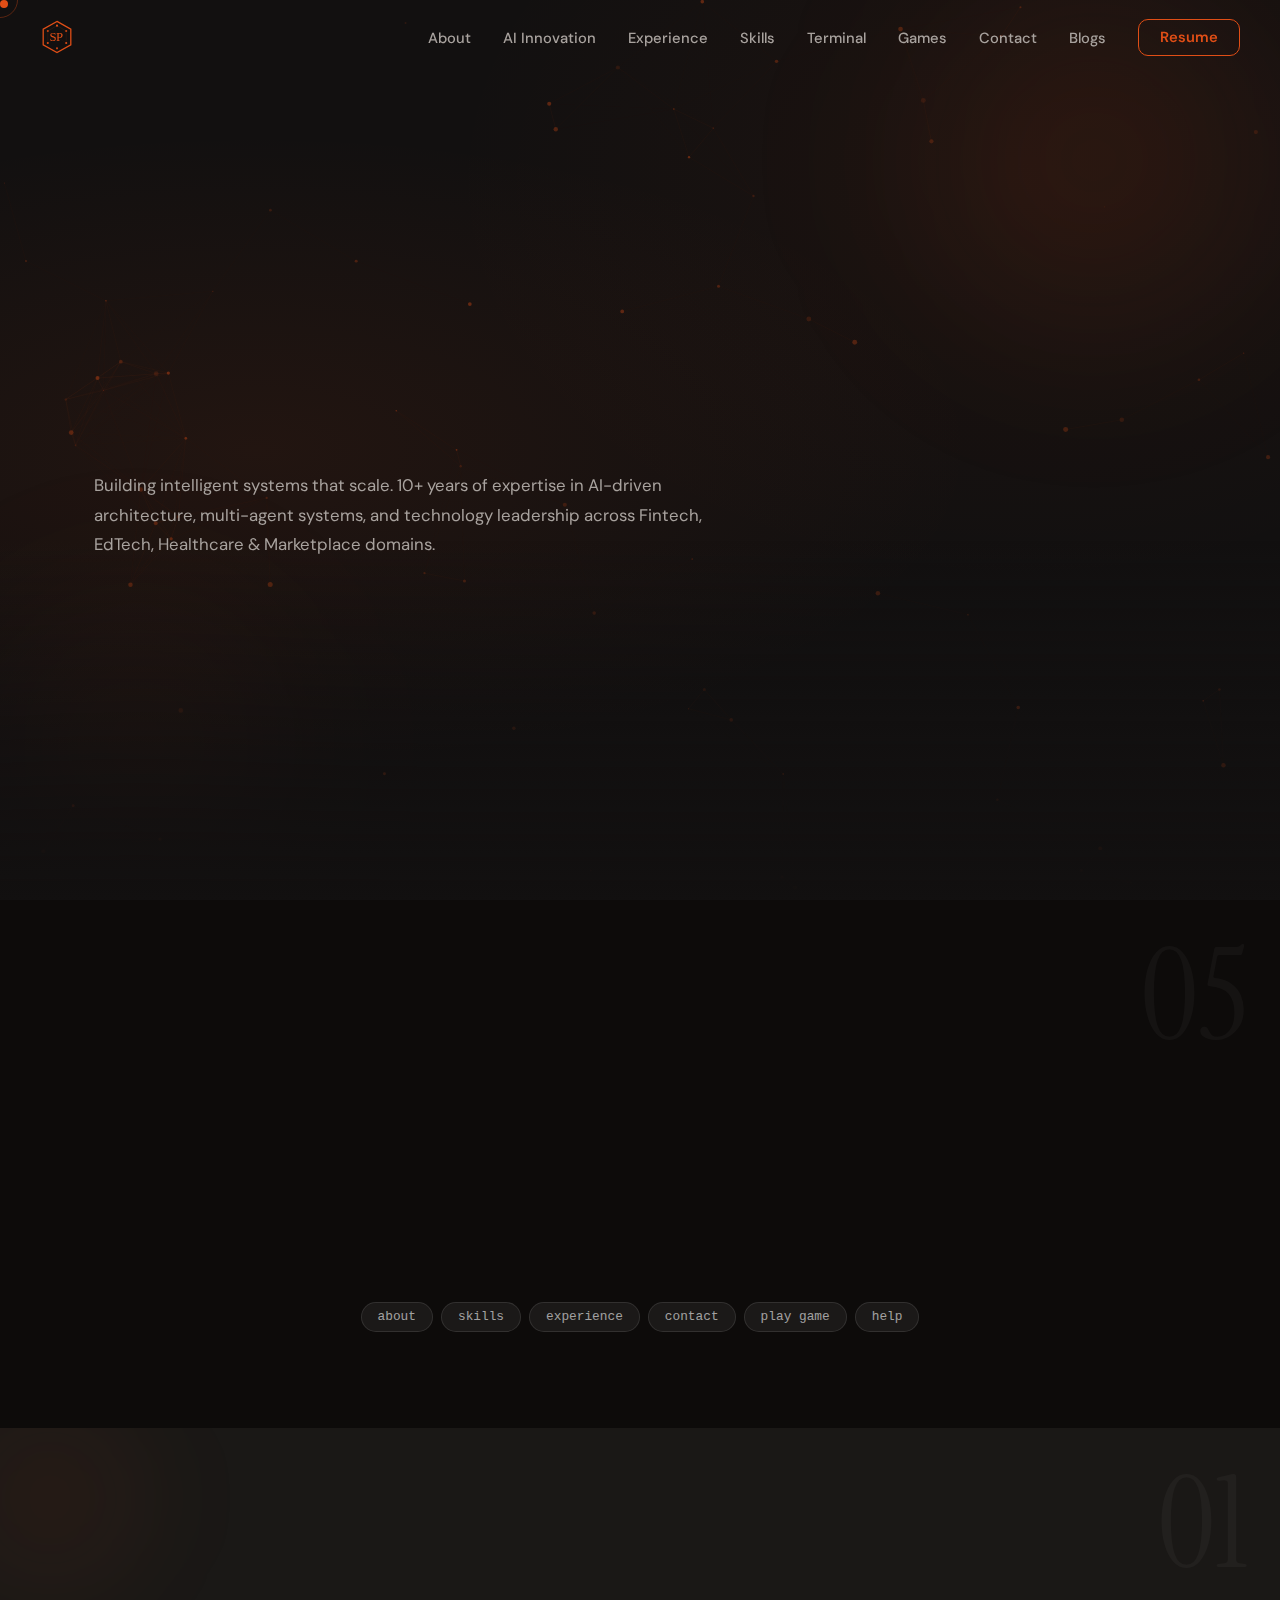
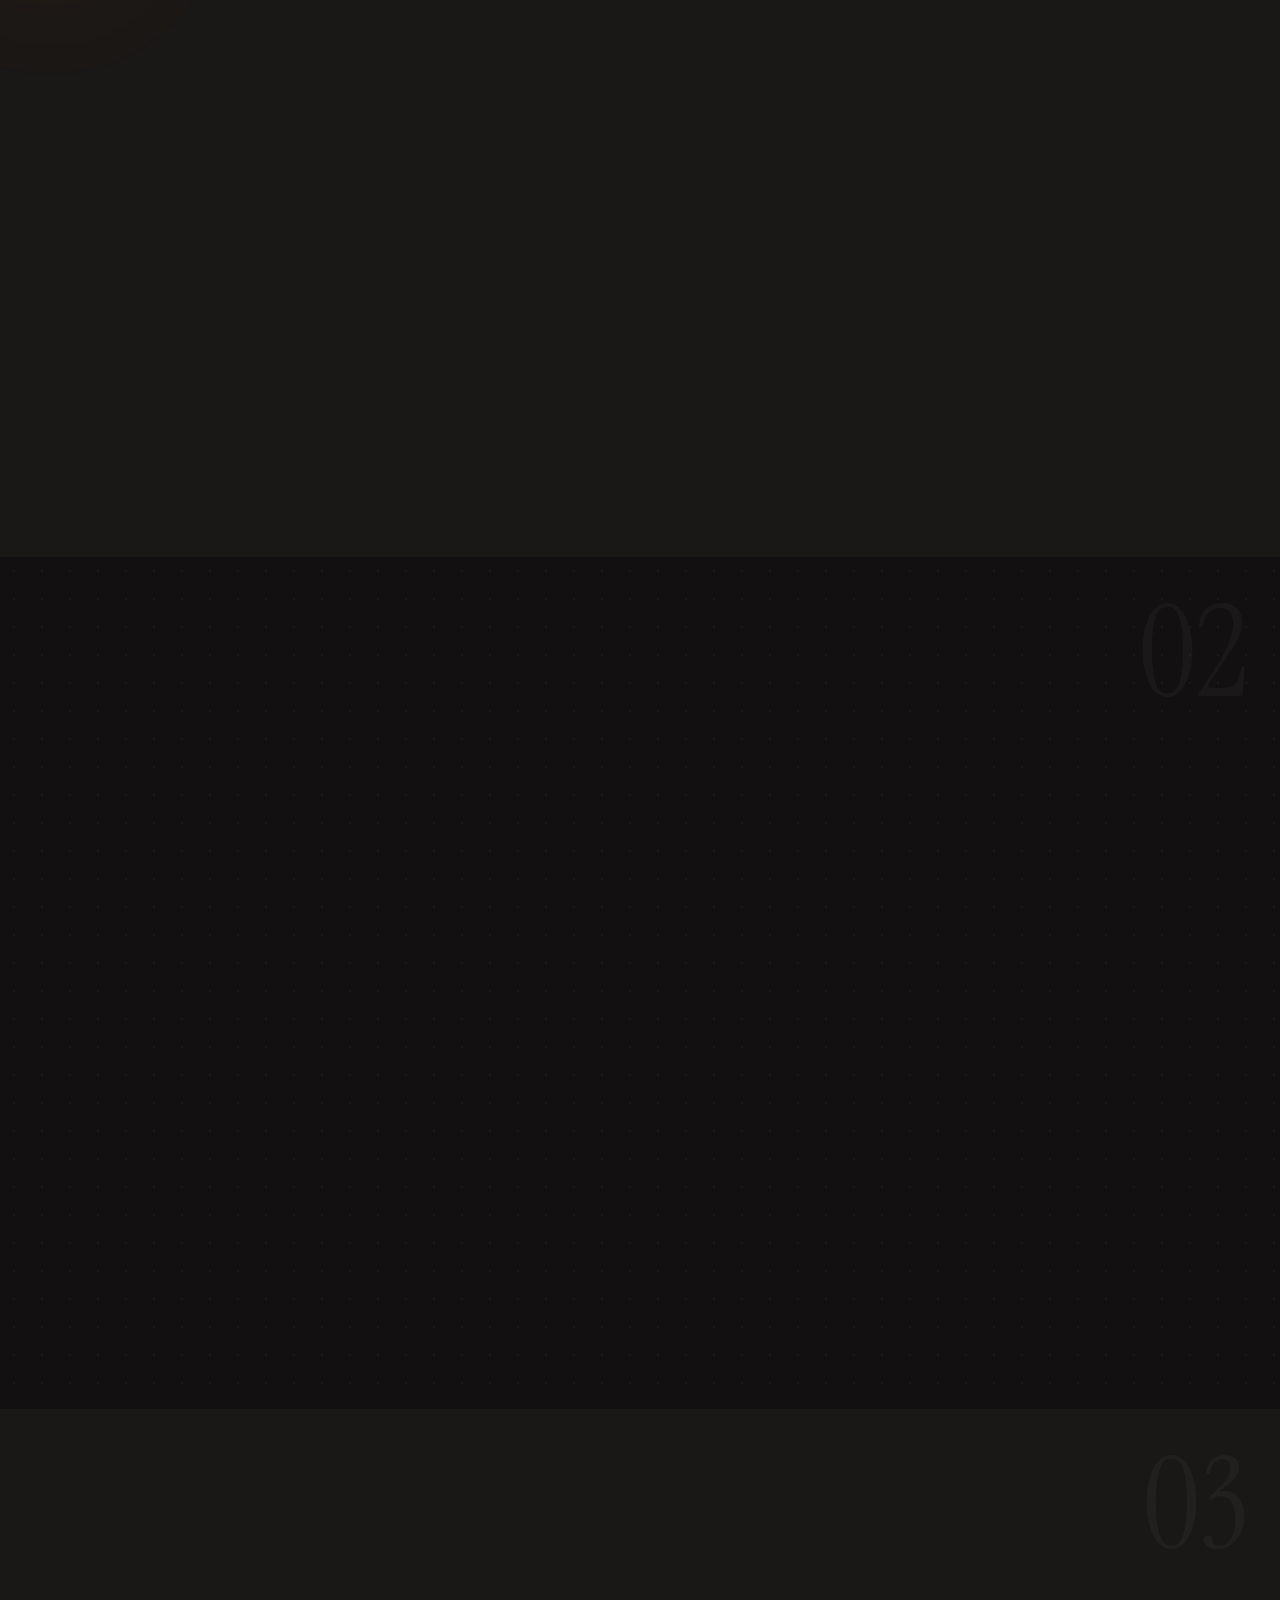
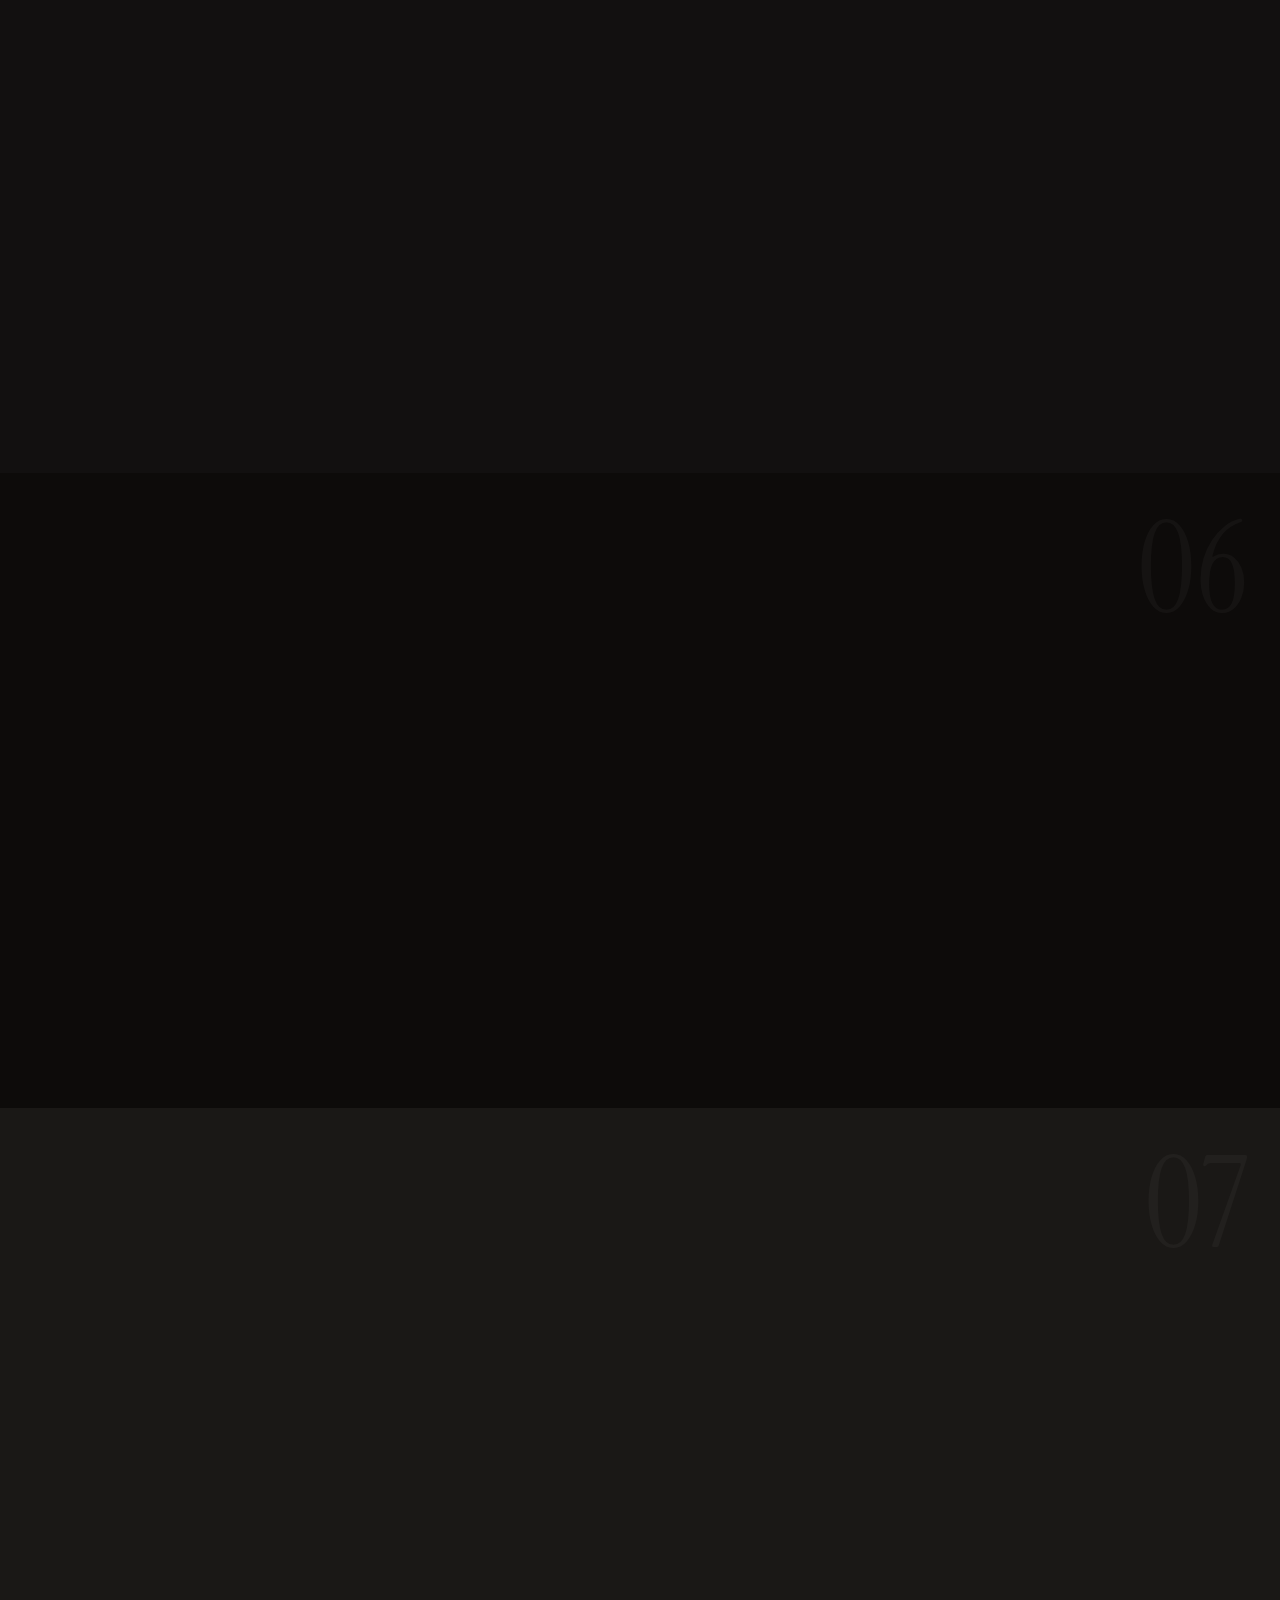
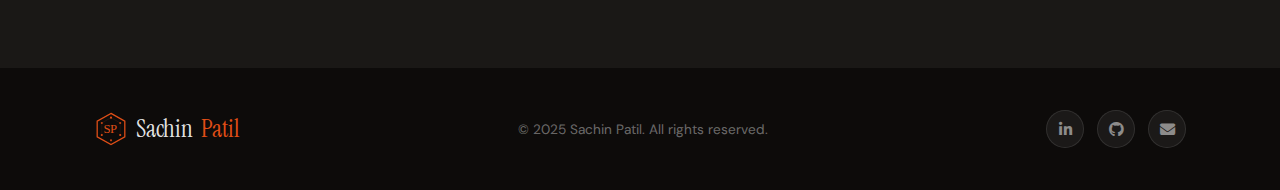
<file: index.html>
<!DOCTYPE html>
<html lang="en">
<head>
    <meta charset="UTF-8">
    <meta name="viewport" content="width=device-width, initial-scale=1.0">
    <title>Sachin Patil — Technology Leader</title>
    <meta name="description" content="Partner & Head of Technology specializing in AI systems, multi-agent architectures, and scalable platform design across Fintech, EdTech, Healthcare & Marketplace.">
    <link rel="icon" href="logo.svg" type="image/svg+xml">
    <link rel="preconnect" href="https://fonts.googleapis.com">
    <link rel="preconnect" href="https://fonts.gstatic.com" crossorigin>
    <link href="https://fonts.googleapis.com/css2?family=DM+Sans:wght@300;400;500;600;700&family=Instrument+Serif&display=swap" rel="stylesheet">
    <link rel="stylesheet" href="https://cdnjs.cloudflare.com/ajax/libs/font-awesome/6.5.1/css/all.min.css">
    <link rel="stylesheet" href="styles.css">
</head>
<body>

    <!-- Scroll Progress Bar -->
    <div class="scroll-progress" id="scrollProgress"></div>

    <!-- Custom Cursor -->
    <div class="cursor-dot" id="cursorDot"></div>
    <div class="cursor-ring" id="cursorRing"></div>

    <!-- Header -->
    <header id="header">
        <a href="#home" class="logo"><img src="logo.svg" alt="SP" class="logo-icon"></a>
        <nav class="desktop-nav">
            <ul>
                <li><a href="#about">About</a></li>
                <li><a href="#innovation">AI Innovation</a></li>
                <li><a href="#experience">Experience</a></li>
                <li><a href="#skills">Skills</a></li>
                <li><a href="#terminal">Terminal</a></li>
                <li><a href="#games">Games</a></li>
                <li><a href="#contact">Contact</a></li>
                <li><a href="https://sp-sachin106.medium.com/" target="_blank">Blogs</a></li>
                <li><a href="Sachin-Patil-Resume.pdf" target="_blank" class="nav-resume-btn">Resume</a></li>
            </ul>
        </nav>
        <button class="hamburger" id="hamburger" aria-label="Toggle navigation menu">
            <span></span><span></span><span></span>
        </button>
    </header>

    <!-- Mobile Navigation -->
    <div class="mobile-nav" id="mobileNav">
        <ul>
            <li><a href="#about">About</a></li>
            <li><a href="#innovation">AI Innovation</a></li>
            <li><a href="#experience">Experience</a></li>
            <li><a href="#skills">Skills</a></li>
            <li><a href="#terminal">Terminal</a></li>
            <li><a href="#games">Games</a></li>
            <li><a href="#contact">Contact</a></li>
            <li><a href="https://sp-sachin106.medium.com/" target="_blank">Blogs</a></li>
            <li><a href="Sachin-Patil-Resume.pdf" target="_blank">Resume</a></li>
        </ul>
    </div>

    <main>

    <!-- Hero -->
    <section class="hero" id="home">
        <canvas id="neuralCanvas"></canvas>
        <div class="hero-overlay"></div>
        <div class="hero-content">
            <div class="hero-text">
                <p class="hero-greeting">Hello, I'm</p>
                <h1>Sachin Patil</h1>
                <h2 class="typing-wrap"><span id="typingText"></span><span class="cursor">|</span></h2>
                <p class="hero-desc word-reveal">Building intelligent systems that scale. 10+ years of expertise in AI-driven architecture, multi-agent systems, and technology leadership across Fintech, EdTech, Healthcare &amp; Marketplace domains.</p>
                <div class="hero-cta">
                    <a href="#contact" class="btn btn-primary"><i class="fas fa-paper-plane"></i> Get In Touch</a>
                    <a href="Sachin-Patil-Resume.pdf" target="_blank" class="btn btn-outline"><i class="fas fa-download"></i> Resume</a>
                </div>
                <!-- <button class="video-play-btn" id="videoPlayBtn">
                    <span class="video-play-icon"><i class="fas fa-play"></i></span>
                    <span>Watch My Intro</span>
                </button> -->
            </div>
            <div class="hero-image">
                <div class="hero-img-wrap">
                    <div class="hero-img-glow"></div>
                    <img src="profile-no-background.png" alt="Sachin Patil — AI Technology Leader">
                </div>
            </div>
        </div>
        <div class="scroll-indicator" aria-hidden="true">
            <span>Scroll</span>
            <div class="scroll-line"></div>
        </div>
    </section>

    <!-- Terminal -->
    <section class="terminal-section" id="terminal" data-chapter="05">
        <div class="container">
            <h2 class="section-heading reveal"><span class="gradient-text">Explore</span> My World</h2>
            <p class="section-sub reveal">Type a command or click a suggestion below</p>
            <div class="terminal reveal">
                <div class="terminal-header">
                    <div class="terminal-dots">
                        <span class="dot-red"></span>
                        <span class="dot-yellow"></span>
                        <span class="dot-green"></span>
                    </div>
                    <span class="terminal-title">sachin@portfolio ~ %</span>
                </div>
                <div class="terminal-body" id="terminalBody">
                    <div class="terminal-output" id="terminalOutput"></div>
                    <div class="terminal-input-line">
                        <span class="terminal-prompt">visitor@sachin ~ $</span>
                        <input type="text" id="terminalInput" autocomplete="off" spellcheck="false" placeholder="Type 'help' to get started...">
                    </div>
                </div>
            </div>
            <div class="terminal-suggestions">
                <button class="suggestion-chip" data-cmd="about">about</button>
                <button class="suggestion-chip" data-cmd="skills">skills</button>
                <button class="suggestion-chip" data-cmd="experience">experience</button>
                <button class="suggestion-chip" data-cmd="contact">contact</button>
                <button class="suggestion-chip" data-cmd="play">play game</button>
                <button class="suggestion-chip" data-cmd="help">help</button>
            </div>
        </div>
    </section>

    <!-- About -->
    <section class="about" id="about" data-chapter="01">
        <div class="container">
            <h2 class="section-heading reveal"><span class="gradient-text">About</span> Me</h2>
            <div class="about-grid">
                <div class="about-text reveal-left reveal">
                    <p class="word-reveal">I'm a technology leader who believes AI isn't just a tool — it's a paradigm shift. As Partner &amp; Head of Technology at WiZR, I lead teams of 25+ engineers, architect AI-first products, and design systems that serve millions.</p>
                    <p class="word-reveal">My journey across EdTech, Fintech, Healthcare, and Marketplace domains has given me a unique perspective: I don't just build software — I engineer intelligent, scalable ecosystems. From designing multi-agent AI systems across all major Indian languages to building assessment engines powered by AI, I thrive at the intersection of artificial intelligence and system architecture.</p>
                    <p class="word-reveal">I bring a hands-on approach to technology leadership, balancing strategic vision with deep technical execution. Whether it's reducing server costs by 30%, boosting team productivity by 50%, or pioneering AI-driven product innovation — I'm driven by measurable impact.</p>
                </div>
                <div class="about-stats">
                    <div class="stat-card reveal">
                        <h3><span class="counter" data-target="10">0</span>+</h3>
                        <p>Years Experience</p>
                    </div>
                    <div class="stat-card reveal">
                        <h3><span class="counter" data-target="25">0</span>+</h3>
                        <p>Engineers Led</p>
                    </div>
                    <div class="stat-card reveal">
                        <h3><span class="counter" data-target="30">0</span>%</h3>
                        <p>Server Cost Reduction</p>
                    </div>
                    <div class="stat-card reveal">
                        <h3><span class="counter" data-target="50">0</span>%</h3>
                        <p>Productivity Boost</p>
                    </div>
                </div>
            </div>
        </div>
    </section>

    <!-- AI Innovation -->
    <section class="innovation" id="innovation" data-chapter="02">
        <div class="container">
            <h2 class="section-heading reveal"><span class="gradient-text">AI</span> Innovation</h2>
            <p class="section-sub reveal">Pioneering AI-first solutions that transform how businesses operate</p>
            <div class="innovation-grid">

                <div class="innovation-card reveal stagger-1">
                    <div class="card-border"></div>
                    <div class="card-inner">
                        <div class="card-icon"><i class="fas fa-language"></i></div>
                        <h3>Multi-Language AI Agent System</h3>
                        <p>Designed and deployed a multi-agent AI system operating across all major Indian languages. Leverages LLMs, NLP, and multi-agent orchestration to deliver intelligent, context-aware interactions at scale&mdash;bridging language barriers through AI.</p>
                        <div class="card-tags">
                            <span>Multi-Agent</span><span>NLP</span><span>LLMs</span><span>Multilingual</span>
                        </div>
                    </div>
                </div>

                <div class="innovation-card reveal stagger-2">
                    <div class="card-border"></div>
                    <div class="card-inner">
                        <div class="card-icon"><i class="fas fa-brain"></i></div>
                        <h3>Assessment Creation AI Engine</h3>
                        <p>Architected an AI-powered assessment creation agent and engine that generates intelligent, adaptive evaluations. Uses generative AI for contextually relevant questions, adaptive difficulty scaling, and comprehensive assessment frameworks.</p>
                        <div class="card-tags">
                            <span>Generative AI</span><span>AI Agents</span><span>EdTech</span><span>Automation</span>
                        </div>
                    </div>
                </div>

                <div class="innovation-card reveal stagger-3">
                    <div class="card-border"></div>
                    <div class="card-inner">
                        <div class="card-icon"><i class="fas fa-microphone-lines"></i></div>
                        <h3>AI Speech Evaluation &amp; Gap Analysis</h3>
                        <p>Built an AI system that evaluates user speech and produces comprehensive AI-generated reports for product gap analysis. Combines speech-to-text, sentiment analysis, and generative AI reporting to transform voice data into actionable insights.</p>
                        <div class="card-tags">
                            <span>Speech AI</span><span>Analytics</span><span>Gen AI Reports</span><span>NLP</span>
                        </div>
                    </div>
                </div>

            </div>
        </div>
    </section>

    <!-- Experience -->
    <section class="experience" id="experience" data-chapter="03">
        <div class="container">
            <h2 class="section-heading reveal"><span class="gradient-text">My</span> Experience</h2>
            <div class="timeline">

                <div class="timeline-item reveal">
                    <div class="timeline-dot"></div>
                    <div class="timeline-card">
                        <div class="timeline-header">
                            <h3>Partner & Head of Technology</h3>
                            <span class="timeline-company"><a href="https://www.wizr.in/" target="_blank">WiZR</a> | <a href="https://eduvanz.com" target="_blank">EFPL</a></span>
                            <span class="timeline-date">Apr 2025 &mdash; Present</span>
                        </div>
                        <ul>
                            <li>Spearheading AI-first technology strategy, driving intelligent product innovation across EdTech and Fintech</li>
                            <li>Designed and deployed <strong>multi-agent AI systems</strong> across all major Indian languages using LLMs and NLP</li>
                            <li>Architected <strong>AI-powered assessment creation engine</strong> with intelligent question generation and adaptive evaluation</li>
                            <li>Built <strong>speech evaluation AI</strong> system producing automated gap analysis reports using generative AI</li>
                            <li>Leading 25+ engineers across cross-functional development teams with hands-on coding</li>
                            <li>Architecting scalable end-to-end solutions for both B2B and B2C products</li>
                        </ul>
                    </div>
                </div>

                <div class="timeline-item reveal">
                    <div class="timeline-dot"></div>
                    <div class="timeline-card">
                        <div class="timeline-header">
                            <h3>Vice President</h3>
                            <span class="timeline-company"><a href="https://www.wizr.in/" target="_blank">WiZR</a> | <a href="https://eduvanz.com" target="_blank">EFPL</a></span>
                            <span class="timeline-date">Jul 2024 &mdash; Apr 2025</span>
                        </div>
                        <ul>
                            <li>Led Marketplace and Fintech segments from concept to launch&mdash;designing and building from scratch</li>
                            <li>Hired and built high-performance engineering teams for new product verticals</li>
                            <li>Owned product design, tech architecture, technology selection, sprints, and delivery</li>
                            <li>Collaborated with CXOs to align technology with business strategy</li>
                            <li>Maintained consistent on-time delivery record with high-quality output</li>
                        </ul>
                    </div>
                </div>

                <div class="timeline-item reveal">
                    <div class="timeline-dot"></div>
                    <div class="timeline-card">
                        <div class="timeline-header">
                            <h3>Sr. Engineering Manager</h3>
                            <span class="timeline-company"><a href="https://eduvanz.com" target="_blank">Eduvanz Finance Private Limited</a></span>
                            <span class="timeline-date">Apr 2022 &mdash; Jun 2023</span>
                        </div>
                        <ul>
                            <li>Led a team of 25 engineers across development, QA, and DevOps</li>
                            <li>Reduced server costs by 30% through infrastructure optimization</li>
                            <li>Boosted team productivity by 50% with improved workflows and automation</li>
                            <li>Implemented agile methodologies, reducing project delivery time by 20%</li>
                        </ul>
                    </div>
                </div>

                <div class="timeline-item reveal">
                    <div class="timeline-dot"></div>
                    <div class="timeline-card">
                        <div class="timeline-header">
                            <h3>Engineering Manager</h3>
                            <span class="timeline-company"><a href="https://eduvanz.com" target="_blank">Eduvanz Finance Private Limited</a></span>
                            <span class="timeline-date">Jul 2020 &mdash; Apr 2022</span>
                        </div>
                        <ul>
                            <li>Managed 20+ engineers driving cross-functional collaboration</li>
                            <li>Controlled engineering budgets, maximizing operational efficiency</li>
                            <li>Implemented Scrum and Kanban for faster, adaptive delivery cycles</li>
                            <li>Achieved consistent infrastructure cost reductions and performance gains</li>
                        </ul>
                    </div>
                </div>

                <div class="timeline-item reveal">
                    <div class="timeline-dot"></div>
                    <div class="timeline-card">
                        <div class="timeline-header">
                            <h3>Technical Team Lead</h3>
                            <span class="timeline-company"><a href="https://eduvanz.com" target="_blank">Eduvanz Finance Private Limited</a></span>
                            <span class="timeline-date">Sep 2018 &mdash; Jul 2020</span>
                        </div>
                        <ul>
                            <li>Core team member shaping technology direction and critical decisions</li>
                            <li>Established technology stack, development workflows, and CI/CD pipelines</li>
                            <li>Led hiring, built a productive engineering team, and set up monitoring infrastructure</li>
                            <li>Integrated banking, payment gateway, bureau, and KYC vendor systems</li>
                        </ul>
                    </div>
                </div>

                <div class="timeline-item reveal">
                    <div class="timeline-dot"></div>
                    <div class="timeline-card">
                        <div class="timeline-header">
                            <h3>Senior Fullstack Developer</h3>
                            <span class="timeline-company"><a href="https://gromor.in" target="_blank">Gromor Finance Pvt. Ltd.</a></span>
                            <span class="timeline-date">Jun 2017 &mdash; Sep 2018</span>
                        </div>
                        <ul>
                            <li>Architected microservices for loan management and origination systems</li>
                            <li>Led UI development in Angular, enforced coding standards via peer reviews</li>
                            <li>Managed production servers and AWS CI/CD pipelines</li>
                        </ul>
                    </div>
                </div>

                <div class="timeline-item reveal">
                    <div class="timeline-dot"></div>
                    <div class="timeline-card">
                        <div class="timeline-header">
                            <h3>Software Developer</h3>
                            <span class="timeline-company"><a href="https://creliohealth.com" target="_blank">Crelio Health (LiveHealth)</a></span>
                            <span class="timeline-date">Aug 2016 &mdash; Jun 2017</span>
                        </div>
                        <ul>
                            <li>Built HIPAA-compliant healthcare systems using Python/Django</li>
                            <li>Designed real-time AWS notification workflows for patients and doctors</li>
                            <li>Enhanced data security and care coordination through EHR portals</li>
                        </ul>
                    </div>
                </div>

                <div class="timeline-item reveal">
                    <div class="timeline-dot"></div>
                    <div class="timeline-card">
                        <div class="timeline-header">
                            <h3>Software Developer</h3>
                            <span class="timeline-company"><a href="https://tudip.com/" target="_blank">Tudip Technologies Pvt. Ltd.</a></span>
                            <span class="timeline-date">Jun 2015 &mdash; Jul 2016</span>
                        </div>
                        <ul>
                            <li>Full-stack development across the complete software development lifecycle</li>
                            <li>Collaborated with U.S. and U.K. clients on diverse web application projects</li>
                            <li>Built scalable applications using PHP (CodeIgniter/Laravel) and Python</li>
                        </ul>
                    </div>
                </div>

            </div>
        </div>
    </section>

    <!-- Skills -->
    <section class="skills" id="skills" data-chapter="04">
        <div class="container">
            <h2 class="section-heading reveal"><span class="gradient-text">My</span> Skills</h2>
            <div class="skills-grid">

                <div class="skill-group reveal">
                    <div class="skill-group-head">
                        <i class="fas fa-robot"></i>
                        <h3>AI & Machine Learning</h3>
                    </div>
                    <div class="skill-tags">
                        <span>LLMs & Generative AI</span>
                        <span>Multi-Agent Systems</span>
                        <span>NLP & Language Processing</span>
                        <span>Prompt Engineering</span>
                        <span>RAG Architecture</span>
                        <span>LangChain</span>
                        <span>Speech-to-Text / TTS</span>
                        <span>AI System Architecture</span>
                    </div>
                </div>

                <div class="skill-group reveal">
                    <div class="skill-group-head">
                        <i class="fas fa-code"></i>
                        <h3>Languages & Frameworks</h3>
                    </div>
                    <div class="skill-tags">
                        <span>Node.js / Express.js</span>
                        <span>TypeScript</span>
                        <span>Python / Django</span>
                        <span>React.js / Next.js</span>
                        <span>PHP (Laravel, CI, Yii)</span>
                        <span>Angular</span>
                        <span>React</span>
                        <span>Mobile Development</span>
                    </div>
                </div>

                <div class="skill-group reveal">
                    <div class="skill-group-head">
                        <i class="fas fa-server"></i>
                        <h3>Cloud & Infrastructure</h3>
                    </div>
                    <div class="skill-tags">
                        <span>AWS Cloud Services</span>
                        <span>GCP</span>
                        <span>Docker / Kubernetes</span>
                        <span>Microservices Architecture</span>
                        <span>Serverless</span>
                        <span>Jenkins CI/CD</span>
                        <span>Kafka / RabbitMQ / SQS</span>
                        <span>Elasticsearch / Algolia</span>
                        <span>MySQL / PostgreSQL / MongoDB</span>
                    </div>
                </div>

                <div class="skill-group reveal">
                    <div class="skill-group-head">
                        <i class="fas fa-users-gear"></i>
                        <h3>Leadership & Strategy</h3>
                    </div>
                    <div class="skill-tags">
                        <span>Engineering Team Leadership</span>
                        <span>Budget & Cost Management</span>
                        <span>Agile / Scrum / Kanban</span>
                        <span>System Design & Architecture</span>
                        <span>Stakeholder Management</span>
                        <span>Mentorship & Development</span>
                        <span>Performance Optimization</span>
                    </div>
                </div>

            </div>
        </div>
    </section>


    <!-- Games -->
    <section class="games" id="games" data-chapter="06">
        <div class="container">
            <h2 class="section-heading reveal"><span class="gradient-text">Fun</span> Zone</h2>
            <p class="section-sub reveal">Take a break and test your skills</p>
            <div class="games-grid">
                <div class="game-card reveal" id="memoryGame">
                    <div class="game-header">
                        <h3><i class="fas fa-brain"></i> Tech Memory Match</h3>
                        <div class="game-stats">
                            <span id="memoryMoves">Moves: 0</span>
                            <span id="memoryTimer">Time: 0s</span>
                        </div>
                    </div>
                    <div class="memory-board" id="memoryBoard"></div>
                    <button class="btn btn-primary game-btn" id="memoryReset"><i class="fas fa-redo"></i> New Game</button>
                </div>
                <div class="game-card reveal" id="typingGame">
                    <div class="game-header">
                        <h3><i class="fas fa-keyboard"></i> Code Typer</h3>
                        <div class="game-stats">
                            <span id="typingWpm">WPM: --</span>
                            <span id="typingAccuracy">Accuracy: --</span>
                        </div>
                    </div>
                    <div class="typing-display" id="typingDisplay"></div>
                    <input type="text" id="typingInput" class="typing-input" placeholder="Start typing when ready..." autocomplete="off" spellcheck="false">
                    <button class="btn btn-primary game-btn" id="typingReset"><i class="fas fa-redo"></i> New Challenge</button>
                </div>
            </div>
        </div>
    </section>

    <!-- Contact -->
    <section class="contact" id="contact" data-chapter="07">
        <div class="container">
            <h2 class="section-heading reveal"><span class="gradient-text">Get In</span> Touch</h2>
            <p class="section-sub reveal">Let's build something intelligent together</p>
            <div class="contact-grid">
                <a href="tel:+919766919241" class="contact-card reveal">
                    <div class="contact-icon"><i class="fas fa-phone"></i></div>
                    <h3>Phone</h3>
                    <p>+91 9766919241</p>
                </a>
                <a href="mailto:sp.sachin106@gmail.com" class="contact-card reveal">
                    <div class="contact-icon"><i class="fas fa-envelope"></i></div>
                    <h3>Email</h3>
                    <p>sp.sachin106@gmail.com</p>
                </a>
                <a href="https://www.linkedin.com/in/sachinpatil106" target="_blank" class="contact-card reveal">
                    <div class="contact-icon"><i class="fab fa-linkedin-in"></i></div>
                    <h3>LinkedIn</h3>
                    <p>sachinpatil106</p>
                </a>
                <a href="https://github.com/sachinpatil4113" target="_blank" class="contact-card reveal">
                    <div class="contact-icon"><i class="fab fa-github"></i></div>
                    <h3>GitHub</h3>
                    <p>sachinpatil4113</p>
                </a>
            </div>
        </div>
    </section>

    </main>

    <!-- Footer -->
    <footer>
        <div class="container footer-inner">
            <a href="#home" class="logo"><img src="logo.svg" alt="SP" class="logo-icon">Sachin<span>Patil</span></a>
            <p>&copy; 2025 Sachin Patil. All rights reserved.</p>
            <div class="footer-social">
                <a href="https://www.linkedin.com/in/sachinpatil106" target="_blank" aria-label="LinkedIn"><i class="fab fa-linkedin-in"></i></a>
                <a href="https://github.com/sachinpatil4113" target="_blank" aria-label="GitHub"><i class="fab fa-github"></i></a>
                <a href="mailto:sp.sachin106@gmail.com" aria-label="Email"><i class="fas fa-envelope"></i></a>
            </div>
        </div>
    </footer>

    <!-- Video Modal -->
    <div class="video-modal" id="videoModal">
        <div class="video-modal-backdrop" id="videoModalBackdrop"></div>
        <div class="video-modal-content">
            <button class="video-modal-close" id="videoModalClose"><i class="fas fa-times"></i></button>
            <div class="video-modal-player">
                <iframe id="videoIframe" src="" frameborder="0" allow="accelerometer; autoplay; clipboard-write; encrypted-media; gyroscope; picture-in-picture" allowfullscreen></iframe>
            </div>
        </div>
    </div>

    <script src="script.js"></script>
</body>
</html>
</file>
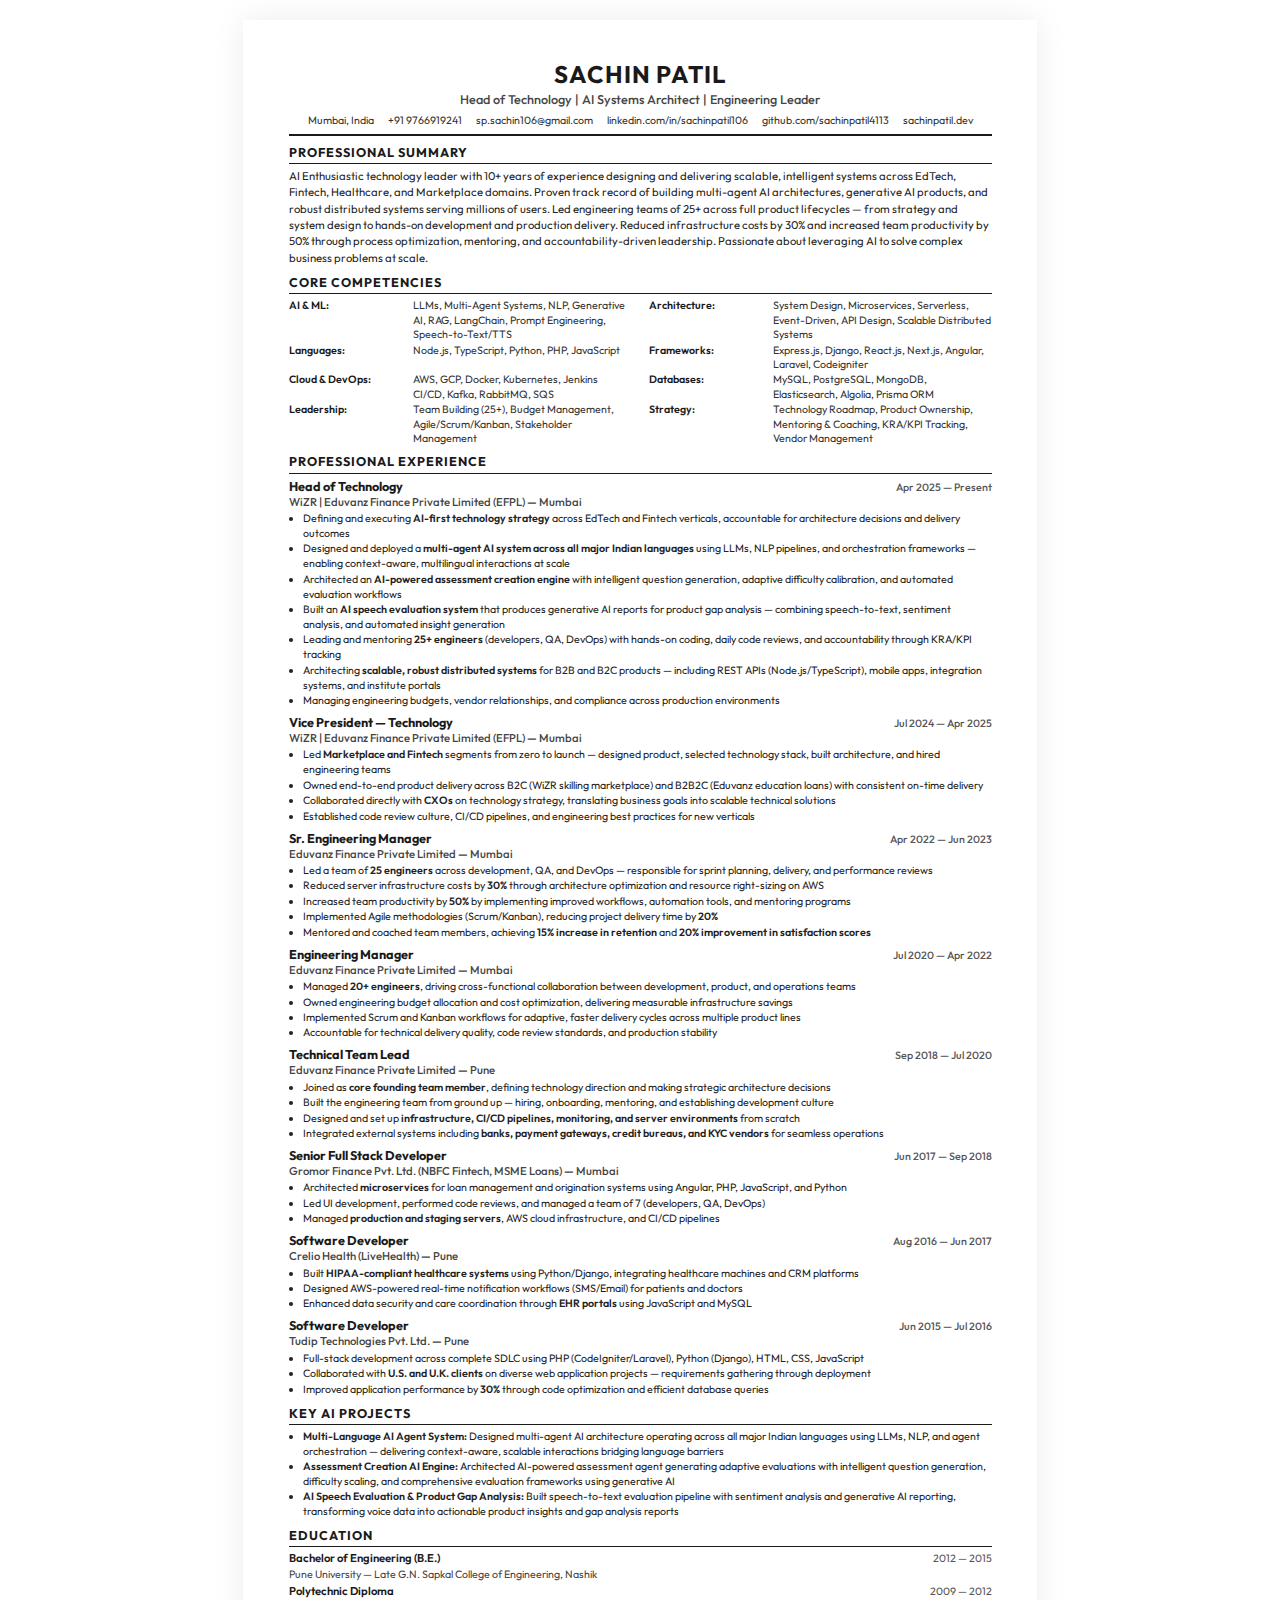
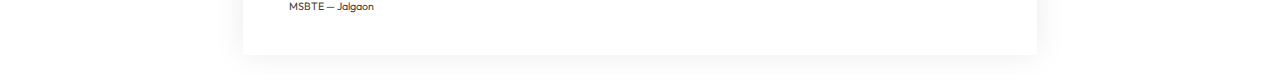
<file: resume.html>
<!DOCTYPE html>
<html lang="en">
<head>
    <meta charset="UTF-8">
    <meta name="viewport" content="width=device-width, initial-scale=1.0">
    <title>Sachin Patil — Resume</title>
    <style>
        @import url('https://fonts.googleapis.com/css2?family=Outfit:wght@300;400;500;600;700&display=swap');

        *, *::before, *::after { margin: 0; padding: 0; box-sizing: border-box; }

        @page {
            size: A4;
            margin: 10mm 12mm;
        }

        body {
            font-family: 'Outfit', Calibri, Arial, sans-serif;
            font-size: 9pt;
            line-height: 1.35;
            color: #1a1a1a;
            background: #fff;
            -webkit-print-color-adjust: exact;
            print-color-adjust: exact;
        }

        .page {
            max-width: 210mm;
            margin: 0 auto;
            padding: 10mm 12mm;
        }

        /* --- Header / Contact --- */
        .resume-header {
            text-align: center;
            margin-bottom: 8px;
            padding-bottom: 6px;
            border-bottom: 2px solid #1a1a1a;
        }

        .resume-header h1 {
            font-size: 18pt;
            font-weight: 700;
            color: #1a1a1a;
            letter-spacing: 0.04em;
            text-transform: uppercase;
            margin-bottom: 1px;
        }

        .resume-header .title {
            font-size: 9.5pt;
            font-weight: 500;
            color: #444;
            margin-bottom: 5px;
        }

        .contact-row {
            display: flex;
            justify-content: center;
            flex-wrap: wrap;
            gap: 3px 14px;
            font-size: 8pt;
            color: #333;
        }

        .contact-row a {
            color: #333;
            text-decoration: none;
        }

        /* --- Section headings --- */
        .section-title {
            font-size: 9.5pt;
            font-weight: 700;
            color: #1a1a1a;
            text-transform: uppercase;
            letter-spacing: 0.08em;
            margin-top: 8px;
            margin-bottom: 4px;
            padding-bottom: 2px;
            border-bottom: 1.5px solid #1a1a1a;
        }

        /* --- Professional Summary --- */
        .summary {
            font-size: 8.5pt;
            color: #222;
            line-height: 1.45;
            margin-bottom: 0;
        }

        /* --- Skills / Core Competencies --- */
        .skills-grid {
            display: grid;
            grid-template-columns: 1fr 1fr;
            gap: 1px 18px;
            font-size: 8pt;
            margin-bottom: 0;
        }

        .skills-grid .skill-row {
            display: flex;
            gap: 4px;
        }

        .skills-grid .skill-label {
            font-weight: 600;
            color: #1a1a1a;
            min-width: 120px;
            white-space: nowrap;
        }

        .skills-grid .skill-value {
            color: #333;
        }

        /* --- Experience --- */
        .exp-block {
            margin-bottom: 6px;
        }

        .exp-top {
            display: flex;
            justify-content: space-between;
            align-items: baseline;
        }

        .exp-role {
            font-size: 9.5pt;
            font-weight: 700;
            color: #1a1a1a;
        }

        .exp-date {
            font-size: 8pt;
            color: #555;
            font-weight: 500;
            white-space: nowrap;
        }

        .exp-company {
            font-size: 8.5pt;
            color: #444;
            font-weight: 500;
            margin-bottom: 1px;
        }

        .exp-block ul {
            padding-left: 14px;
            margin: 0;
        }

        .exp-block li {
            font-size: 8pt;
            color: #222;
            margin-bottom: 0.5px;
            line-height: 1.4;
        }

        .exp-block li strong {
            font-weight: 600;
        }

        /* --- Education --- */
        .edu-block {
            margin-bottom: 3px;
        }

        .edu-block .edu-top {
            display: flex;
            justify-content: space-between;
            align-items: baseline;
        }

        .edu-block .edu-degree {
            font-size: 8.5pt;
            font-weight: 600;
            color: #1a1a1a;
        }

        .edu-block .edu-date {
            font-size: 8pt;
            color: #555;
        }

        .edu-block .edu-school {
            font-size: 8pt;
            color: #444;
        }

        /* --- Print --- */
        @media print {
            body { background: none; }
            .page { padding: 0; max-width: none; }
        }

        @media screen {
            .page {
                box-shadow: 0 0 30px rgba(0,0,0,0.08);
                margin: 20px auto;
            }
        }
    </style>
</head>
<body>
<div class="page">

    <!-- HEADER -->
    <header class="resume-header">
        <h1>Sachin Patil</h1>
        <div class="title">Head of Technology | AI Systems Architect | Engineering Leader</div>
        <div class="contact-row">
            <span>Mumbai, India</span>
            <span>+91 9766919241</span>
            <a href="mailto:sp.sachin106@gmail.com">sp.sachin106@gmail.com</a>
            <a href="https://www.linkedin.com/in/sachinpatil106">linkedin.com/in/sachinpatil106</a>
            <a href="https://github.com/sachinpatil4113">github.com/sachinpatil4113</a>
            <a href="https://sachinpatil.dev">sachinpatil.dev</a>
        </div>
    </header>

    <!-- PROFESSIONAL SUMMARY -->
    <h2 class="section-title">Professional Summary</h2>
    <p class="summary">
        AI Enthusiastic technology leader with 10+ years of experience designing and delivering scalable, intelligent systems across EdTech, Fintech, Healthcare, and Marketplace domains. Proven track record of building multi-agent AI architectures, generative AI products, and robust distributed systems serving millions of users. Led engineering teams of 25+ across full product lifecycles — from strategy and system design to hands-on development and production delivery. Reduced infrastructure costs by 30% and increased team productivity by 50% through process optimization, mentoring, and accountability-driven leadership. Passionate about leveraging AI to solve complex business problems at scale.
    </p>

    <!-- CORE COMPETENCIES -->
    <h2 class="section-title">Core Competencies</h2>
    <div class="skills-grid">
        <div class="skill-row"><span class="skill-label">AI & ML:</span><span class="skill-value">LLMs, Multi-Agent Systems, NLP, Generative AI, RAG, LangChain, Prompt Engineering, Speech-to-Text/TTS</span></div>
        <div class="skill-row"><span class="skill-label">Architecture:</span><span class="skill-value">System Design, Microservices, Serverless, Event-Driven, API Design, Scalable Distributed Systems</span></div>
        <div class="skill-row"><span class="skill-label">Languages:</span><span class="skill-value">Node.js, TypeScript, Python, PHP, JavaScript</span></div>
        <div class="skill-row"><span class="skill-label">Frameworks:</span><span class="skill-value">Express.js, Django, React.js, Next.js, Angular, Laravel, Codeigniter</span></div>
        <div class="skill-row"><span class="skill-label">Cloud & DevOps:</span><span class="skill-value">AWS, GCP, Docker, Kubernetes, Jenkins CI/CD, Kafka, RabbitMQ, SQS</span></div>
        <div class="skill-row"><span class="skill-label">Databases:</span><span class="skill-value">MySQL, PostgreSQL, MongoDB, Elasticsearch, Algolia, Prisma ORM</span></div>
        <div class="skill-row"><span class="skill-label">Leadership:</span><span class="skill-value">Team Building (25+), Budget Management, Agile/Scrum/Kanban, Stakeholder Management</span></div>
        <div class="skill-row"><span class="skill-label">Strategy:</span><span class="skill-value">Technology Roadmap, Product Ownership, Mentoring & Coaching, KRA/KPI Tracking, Vendor Management</span></div>
    </div>

    <!-- PROFESSIONAL EXPERIENCE -->
    <h2 class="section-title">Professional Experience</h2>

    <div class="exp-block">
        <div class="exp-top">
            <span class="exp-role">Head of Technology</span>
            <span class="exp-date">Apr 2025 — Present</span>
        </div>
        <div class="exp-company">WiZR | Eduvanz Finance Private Limited (EFPL) — Mumbai</div>
        <ul>
            <li>Defining and executing <strong>AI-first technology strategy</strong> across EdTech and Fintech verticals, accountable for architecture decisions and delivery outcomes</li>
            <li>Designed and deployed a <strong>multi-agent AI system across all major Indian languages</strong> using LLMs, NLP pipelines, and orchestration frameworks — enabling context-aware, multilingual interactions at scale</li>
            <li>Architected an <strong>AI-powered assessment creation engine</strong> with intelligent question generation, adaptive difficulty calibration, and automated evaluation workflows</li>
            <li>Built an <strong>AI speech evaluation system</strong> that produces generative AI reports for product gap analysis — combining speech-to-text, sentiment analysis, and automated insight generation</li>
            <li>Leading and mentoring <strong>25+ engineers</strong> (developers, QA, DevOps) with hands-on coding, daily code reviews, and accountability through KRA/KPI tracking</li>
            <li>Architecting <strong>scalable, robust distributed systems</strong> for B2B and B2C products — including REST APIs (Node.js/TypeScript),  mobile apps, integration systems, and institute portals</li>
            <li>Managing engineering budgets, vendor relationships, and compliance across production environments</li>
        </ul>
    </div>

    <div class="exp-block">
        <div class="exp-top">
            <span class="exp-role">Vice President — Technology</span>
            <span class="exp-date">Jul 2024 — Apr 2025</span>
        </div>
        <div class="exp-company">WiZR | Eduvanz Finance Private Limited (EFPL) — Mumbai</div>
        <ul>
            <li>Led <strong>Marketplace and Fintech</strong> segments from zero to launch — designed product, selected technology stack, built architecture, and hired engineering teams</li>
            <li>Owned end-to-end product delivery across B2C (WiZR skilling marketplace) and B2B2C (Eduvanz education loans) with consistent on-time delivery</li>
            <li>Collaborated directly with <strong>CXOs</strong> on technology strategy, translating business goals into scalable technical solutions</li>
            <li>Established code review culture, CI/CD pipelines, and engineering best practices for new verticals</li>
        </ul>
    </div>

    <div class="exp-block">
        <div class="exp-top">
            <span class="exp-role">Sr. Engineering Manager</span>
            <span class="exp-date">Apr 2022 — Jun 2023</span>
        </div>
        <div class="exp-company">Eduvanz Finance Private Limited — Mumbai</div>
        <ul>
            <li>Led a team of <strong>25 engineers</strong> across development, QA, and DevOps — responsible for sprint planning, delivery, and performance reviews</li>
            <li>Reduced server infrastructure costs by <strong>30%</strong> through architecture optimization and resource right-sizing on AWS</li>
            <li>Increased team productivity by <strong>50%</strong> by implementing improved workflows, automation tools, and mentoring programs</li>
            <li>Implemented Agile methodologies (Scrum/Kanban), reducing project delivery time by <strong>20%</strong></li>
            <li>Mentored and coached team members, achieving <strong>15% increase in retention</strong> and <strong>20% improvement in satisfaction scores</strong></li>
        </ul>
    </div>

    <div class="exp-block">
        <div class="exp-top">
            <span class="exp-role">Engineering Manager</span>
            <span class="exp-date">Jul 2020 — Apr 2022</span>
        </div>
        <div class="exp-company">Eduvanz Finance Private Limited — Mumbai</div>
        <ul>
            <li>Managed <strong>20+ engineers</strong>, driving cross-functional collaboration between development, product, and operations teams</li>
            <li>Owned engineering budget allocation and cost optimization, delivering measurable infrastructure savings</li>
            <li>Implemented Scrum and Kanban workflows for adaptive, faster delivery cycles across multiple product lines</li>
            <li>Accountable for technical delivery quality, code review standards, and production stability</li>
        </ul>
    </div>

    <div class="exp-block">
        <div class="exp-top">
            <span class="exp-role">Technical Team Lead</span>
            <span class="exp-date">Sep 2018 — Jul 2020</span>
        </div>
        <div class="exp-company">Eduvanz Finance Private Limited — Pune</div>
        <ul>
            <li>Joined as <strong>core founding team member</strong>, defining technology direction and making strategic architecture decisions</li>
            <li>Built the engineering team from ground up — hiring, onboarding, mentoring, and establishing development culture</li>
            <li>Designed and set up <strong>infrastructure, CI/CD pipelines, monitoring, and server environments</strong> from scratch</li>
            <li>Integrated external systems including <strong>banks, payment gateways, credit bureaus, and KYC vendors</strong> for seamless operations</li>
        </ul>
    </div>

    <div class="exp-block">
        <div class="exp-top">
            <span class="exp-role">Senior Full Stack Developer</span>
            <span class="exp-date">Jun 2017 — Sep 2018</span>
        </div>
        <div class="exp-company">Gromor Finance Pvt. Ltd. (NBFC Fintech, MSME Loans) — Mumbai</div>
        <ul>
            <li>Architected <strong>microservices</strong> for loan management and origination systems using Angular, PHP, JavaScript, and Python</li>
            <li>Led UI development, performed code reviews, and managed a team of 7 (developers, QA, DevOps)</li>
            <li>Managed <strong>production and staging servers</strong>, AWS cloud infrastructure, and CI/CD pipelines</li>
        </ul>
    </div>

    <div class="exp-block">
        <div class="exp-top">
            <span class="exp-role">Software Developer</span>
            <span class="exp-date">Aug 2016 — Jun 2017</span>
        </div>
        <div class="exp-company">Crelio Health (LiveHealth) — Pune</div>
        <ul>
            <li>Built <strong>HIPAA-compliant healthcare systems</strong> using Python/Django, integrating healthcare machines and CRM platforms</li>
            <li>Designed AWS-powered real-time notification workflows (SMS/Email) for patients and doctors</li>
            <li>Enhanced data security and care coordination through <strong>EHR portals</strong> using JavaScript and MySQL</li>
        </ul>
    </div>

    <div class="exp-block">
        <div class="exp-top">
            <span class="exp-role">Software Developer</span>
            <span class="exp-date">Jun 2015 — Jul 2016</span>
        </div>
        <div class="exp-company">Tudip Technologies Pvt. Ltd. — Pune</div>
        <ul>
            <li>Full-stack development across complete SDLC using PHP (CodeIgniter/Laravel), Python (Django), HTML, CSS, JavaScript</li>
            <li>Collaborated with <strong>U.S. and U.K. clients</strong> on diverse web application projects — requirements gathering through deployment</li>
            <li>Improved application performance by <strong>30%</strong> through code optimization and efficient database queries</li>
        </ul>
    </div>

    <!-- KEY AI PROJECTS -->
    <h2 class="section-title">Key AI Projects</h2>
    <div class="exp-block">
        <ul>
            <li><strong>Multi-Language AI Agent System:</strong> Designed multi-agent AI architecture operating across all major Indian languages using LLMs, NLP, and agent orchestration — delivering context-aware, scalable interactions bridging language barriers</li>
            <li><strong>Assessment Creation AI Engine:</strong> Architected AI-powered assessment agent generating adaptive evaluations with intelligent question generation, difficulty scaling, and comprehensive evaluation frameworks using generative AI</li>
            <li><strong>AI Speech Evaluation & Product Gap Analysis:</strong> Built speech-to-text evaluation pipeline with sentiment analysis and generative AI reporting, transforming voice data into actionable product insights and gap analysis reports</li>
        </ul>
    </div>

    <!-- EDUCATION -->
    <h2 class="section-title">Education</h2>
    <div class="edu-block">
        <div class="edu-top">
            <span class="edu-degree">Bachelor of Engineering (B.E.)</span>
            <span class="edu-date">2012 — 2015</span>
        </div>
        <div class="edu-school">Pune University — Late G.N. Sapkal College of Engineering, Nashik</div>
    </div>
    <div class="edu-block">
        <div class="edu-top">
            <span class="edu-degree">Polytechnic Diploma</span>
            <span class="edu-date">2009 — 2012</span>
        </div>
        <div class="edu-school">MSBTE — Jalgaon</div>
    </div>

</div>
</body>
</html>
</file>
<file: styles.css>
/* ============================================================
   SACHIN PATIL — AI-FIRST PORTFOLIO
   Theme: Dark Editorial — dark backgrounds, burnt orange accents, refined serif
   Fonts: Instrument Serif (display) + DM Sans (body)
   ============================================================ */

/* --- Custom Properties --- */
:root {
    --bg-primary:    #121010;
    --bg-alt:        #1A1816;
    --surface:       #1E1C1A;
    --text-primary:  #F0EDE6;
    --text-secondary:#A8A29E;
    --text-muted:    #6B6560;
    --accent:        #E04E16;
    --accent-hover:  #F06830;
    --accent-soft:   rgba(224, 78, 22, 0.12);
    --border:        #2A2725;
    --border-light:  #232120;
    --shadow-sm:     0 1px 3px rgba(0,0,0,0.2), 0 1px 2px rgba(0,0,0,0.15);
    --shadow-md:     0 4px 14px rgba(0,0,0,0.3), 0 2px 6px rgba(0,0,0,0.2);
    --shadow-lg:     0 12px 40px rgba(0,0,0,0.4), 0 4px 12px rgba(0,0,0,0.25);
    --radius:        16px;
    --radius-sm:     10px;
    --font-display:  'Instrument Serif', Georgia, serif;
    --font-body:     'DM Sans', system-ui, sans-serif;
    --glow-orange:   rgba(224, 78, 22, 0.2);
}

/* --- Reset & Base --- */
*, *::before, *::after { margin: 0; padding: 0; box-sizing: border-box; }

html { scroll-behavior: smooth; }

body {
    font-family: var(--font-body);
    font-weight: 400;
    line-height: 1.7;
    color: var(--text-primary);
    background: var(--bg-primary);
    overflow-x: hidden;
    -webkit-font-smoothing: antialiased;
}

::selection {
    background: rgba(224, 78, 22, 0.15);
    color: var(--text-primary);
}

::-webkit-scrollbar { width: 6px; }
::-webkit-scrollbar-track { background: var(--bg-primary); }
::-webkit-scrollbar-thumb { background: var(--border); border-radius: 99px; }
::-webkit-scrollbar-thumb:hover { background: var(--text-muted); }

img { max-width: 100%; display: block; }

a { color: var(--accent); text-decoration: none; transition: color 0.25s; }
a:hover { color: var(--accent-hover); }

strong { color: var(--text-primary); font-weight: 600; }

.container {
    max-width: 1140px;
    margin: 0 auto;
    padding: 0 1.5rem;
}

/* --- Utility --- */
.gradient-text {
    color: var(--accent);
    background: none;
    -webkit-background-clip: unset;
    -webkit-text-fill-color: var(--accent);
    background-clip: unset;
}

/* ============================================================
   SCROLL PROGRESS BAR
   ============================================================ */
.scroll-progress {
    position: fixed;
    top: 0;
    left: 0;
    height: 3px;
    background: linear-gradient(90deg, var(--accent), #ff7e47, var(--accent));
    background-size: 200% 100%;
    z-index: 9999;
    width: 0%;
    transition: width 0.1s linear;
    animation: gradientShift 3s ease infinite;
}

@keyframes gradientShift {
    0%, 100% { background-position: 0% 50%; }
    50% { background-position: 100% 50%; }
}

/* ============================================================
   HEADER
   ============================================================ */
header {
    position: fixed;
    top: 0; left: 0; width: 100%;
    z-index: 1000;
    display: flex;
    align-items: center;
    justify-content: space-between;
    padding: 1.25rem 2.5rem;
    transition: background 0.35s, padding 0.35s, backdrop-filter 0.35s, box-shadow 0.35s;
}

header.scrolled {
    background: rgba(18, 16, 16, 0.92);
    backdrop-filter: blur(20px);
    -webkit-backdrop-filter: blur(20px);
    padding: 0.8rem 2.5rem;
    border-bottom: 1px solid var(--border-light);
    box-shadow: 0 1px 3px rgba(0,0,0,0.3);
}

.logo {
    font-family: var(--font-display);
    font-size: 1.55rem;
    font-weight: 400;
    color: var(--text-primary);
    letter-spacing: -0.01em;
    display: flex;
    align-items: center;
    gap: 0.5rem;
}
.logo span { color: var(--accent); }

.logo-icon {
    width: 34px;
    height: 34px;
    display: inline-block;
    flex-shrink: 0;
}

.desktop-nav ul {
    display: flex;
    list-style: none;
    gap: 2rem;
    align-items: center;
}

.desktop-nav a {
    color: var(--text-secondary);
    font-size: 0.92rem;
    font-weight: 500;
    position: relative;
    padding: 0.3rem 0;
    transition: color 0.25s;
}
.desktop-nav a:hover { color: var(--text-primary); }

.desktop-nav a::after {
    content: '';
    position: absolute;
    bottom: -2px; left: 0;
    width: 0; height: 2px;
    background: var(--accent);
    border-radius: 2px;
    transition: width 0.3s;
}
.desktop-nav a:hover::after { width: 100%; }

.nav-resume-btn {
    padding: 0.45rem 1.3rem !important;
    border: 1.5px solid var(--accent) !important;
    border-radius: var(--radius-sm) !important;
    color: var(--accent) !important;
    font-weight: 600 !important;
    transition: all 0.3s !important;
}
.nav-resume-btn::after { display: none !important; }
.nav-resume-btn:hover {
    background: var(--accent) !important;
    color: #fff !important;
}

/* Hamburger */
.hamburger {
    display: none;
    background: none; border: none; cursor: pointer;
    width: 32px; height: 24px;
    position: relative; z-index: 1100;
}
.hamburger span {
    display: block;
    width: 100%; height: 2px;
    background: var(--text-primary);
    border-radius: 2px;
    position: absolute; left: 0;
    transition: all 0.35s;
}
.hamburger span:nth-child(1) { top: 0; }
.hamburger span:nth-child(2) { top: 50%; transform: translateY(-50%); }
.hamburger span:nth-child(3) { bottom: 0; }

.hamburger.active span:nth-child(1) { top: 50%; transform: translateY(-50%) rotate(45deg); }
.hamburger.active span:nth-child(2) { opacity: 0; }
.hamburger.active span:nth-child(3) { bottom: 50%; transform: translateY(50%) rotate(-45deg); }

/* Mobile nav overlay */
.mobile-nav {
    position: fixed;
    inset: 0;
    background: rgba(18, 16, 16, 0.98);
    backdrop-filter: blur(30px);
    -webkit-backdrop-filter: blur(30px);
    z-index: 1050;
    display: flex;
    align-items: center;
    justify-content: center;
    opacity: 0;
    pointer-events: none;
    transition: opacity 0.4s;
}
.mobile-nav.active { opacity: 1; pointer-events: all; }

.mobile-nav ul { list-style: none; text-align: center; }
.mobile-nav li { margin-bottom: 2rem; }
.mobile-nav a {
    font-family: var(--font-display);
    font-size: 1.8rem;
    font-weight: 400;
    color: var(--text-primary);
    transition: color 0.25s;
}
.mobile-nav a:hover { color: var(--accent); }

/* ============================================================
   HERO
   ============================================================ */
.hero {
    position: relative;
    min-height: 100vh;
    display: flex;
    align-items: center;
    justify-content: center;
    overflow: hidden;
    background:
        radial-gradient(ellipse at 20% 50%, rgba(224, 78, 22, 0.08) 0%, transparent 50%),
        radial-gradient(ellipse at 80% 20%, rgba(224, 78, 22, 0.05) 0%, transparent 40%),
        var(--bg-primary);
}

#neuralCanvas {
    position: absolute;
    inset: 0;
    width: 100%;
    height: 100%;
    z-index: 0;
    opacity: 0.6;
}

.hero-overlay {
    position: absolute;
    inset: 0;
    background: linear-gradient(to bottom, transparent 60%, var(--bg-primary));
    z-index: 1;
    pointer-events: none;
}

/* Floating gradient orbs */
.hero::before,
.hero::after {
    content: '';
    position: absolute;
    border-radius: 50%;
    filter: blur(80px);
    z-index: 0;
    pointer-events: none;
}
.hero::before {
    width: 500px;
    height: 500px;
    background: radial-gradient(circle, rgba(224, 78, 22, 0.12), transparent 70%);
    top: -10%;
    right: -5%;
    animation: floatOrb1 12s ease-in-out infinite;
}
.hero::after {
    width: 400px;
    height: 400px;
    background: radial-gradient(circle, rgba(224, 78, 22, 0.1), transparent 70%);
    bottom: -5%;
    left: -5%;
    animation: floatOrb2 15s ease-in-out infinite;
}

@keyframes floatOrb1 {
    0%, 100% { transform: translate(0, 0) scale(1); }
    33% { transform: translate(-30px, 40px) scale(1.05); }
    66% { transform: translate(20px, -20px) scale(0.95); }
}
@keyframes floatOrb2 {
    0%, 100% { transform: translate(0, 0) scale(1); }
    33% { transform: translate(40px, -30px) scale(1.08); }
    66% { transform: translate(-20px, 20px) scale(0.92); }
}

.hero-content {
    position: relative;
    z-index: 2;
    max-width: 1140px;
    margin: 0 auto;
    display: flex;
    align-items: center;
    justify-content: space-between;
    gap: 3rem;
    padding: 7rem 1.5rem 5rem;
    width: 100%;
}

.hero-text { flex: 1; max-width: 620px; }

.hero-greeting {
    font-family: var(--font-body);
    font-size: 0.88rem;
    color: var(--accent);
    font-weight: 600;
    letter-spacing: 0.14em;
    text-transform: uppercase;
    margin-bottom: 0.75rem;
    opacity: 0;
    animation: fadeSlideUp 0.8s 0.3s ease forwards;
}

.hero-text h1 {
    font-family: var(--font-display);
    font-size: clamp(3rem, 6vw, 4.8rem);
    font-weight: 400;
    line-height: 1.05;
    color: var(--text-primary);
    letter-spacing: -0.02em;
    margin-bottom: 0.6rem;
    opacity: 0;
    animation: fadeSlideUp 0.8s 0.5s ease forwards;
}

.typing-wrap {
    font-family: var(--font-body);
    font-size: clamp(1rem, 2vw, 1.3rem);
    font-weight: 500;
    color: var(--accent);
    min-height: 2rem;
    margin-bottom: 1.4rem;
    opacity: 0;
    animation: fadeSlideUp 0.8s 0.7s ease forwards;
}

.cursor {
    font-weight: 300;
    color: var(--accent);
    animation: blink 0.8s step-end infinite;
}

.hero-desc {
    font-size: 1.05rem;
    color: var(--text-secondary);
    line-height: 1.75;
    margin-bottom: 2rem;
    opacity: 0;
    animation: fadeSlideUp 0.8s 0.9s ease forwards;
}
.hero-desc.word-reveal {
    opacity: 1;
    animation: none;
}

.hero-cta {
    display: flex;
    gap: 1rem;
    flex-wrap: wrap;
    opacity: 0;
    animation: fadeSlideUp 0.8s 1.1s ease forwards;
}

/* Buttons */
.btn {
    display: inline-flex;
    align-items: center;
    gap: 0.5rem;
    padding: 0.8rem 1.8rem;
    border-radius: 50px;
    font-family: var(--font-body);
    font-size: 0.95rem;
    font-weight: 600;
    cursor: pointer;
    transition: transform 0.25s, box-shadow 0.25s, background 0.25s, color 0.25s, border-color 0.25s;
    position: relative;
    overflow: hidden;
}
.btn:hover { transform: translateY(-2px); }

/* Ripple effect on buttons */
.btn .ripple {
    position: absolute;
    border-radius: 50%;
    background: rgba(255, 255, 255, 0.35);
    transform: scale(0);
    animation: rippleEffect 0.6s ease-out;
    pointer-events: none;
}

@keyframes rippleEffect {
    to { transform: scale(4); opacity: 0; }
}

.btn-primary {
    background: var(--accent);
    color: #fff;
    border: none;
    box-shadow: 0 2px 12px rgba(224, 78, 22, 0.2);
}
.btn-primary:hover {
    background: var(--accent-hover);
    box-shadow: 0 6px 24px rgba(224, 78, 22, 0.3);
    color: #fff;
}

.btn-outline {
    background: transparent;
    color: var(--text-primary);
    border: 1.5px solid var(--border);
}
.btn-outline:hover {
    border-color: var(--accent);
    color: var(--accent);
    box-shadow: 0 2px 12px rgba(224, 78, 22, 0.08);
}

/* Hero image */
.hero-image {
    flex: 0 0 auto;
    opacity: 0;
    animation: fadeSlideUp 1s 0.6s ease forwards;
}

.hero-img-wrap {
    position: relative;
    width: clamp(220px, 22vw, 300px);
    height: clamp(220px, 22vw, 300px);
    border-radius: 50%;
    background: linear-gradient(145deg, var(--bg-alt), var(--border));
}

.hero-img-glow {
    position: absolute;
    inset: -20px;
    border-radius: 50%;
    background: radial-gradient(circle, rgba(224, 78, 22, 0.12) 0%, transparent 70%);
    filter: blur(24px);
    animation: pulseGlow 4s ease-in-out infinite;
}

@keyframes pulseGlow {
    0%, 100% { opacity: 0.6; transform: scale(1); }
    50% { opacity: 1; transform: scale(1.08); }
}

/* Rotating ring around hero image */
.hero-img-wrap::before {
    content: '';
    position: absolute;
    inset: -8px;
    border-radius: 50%;
    border: 2px dashed rgba(224, 78, 22, 0.2);
    animation: spinSlow 25s linear infinite;
}
.hero-img-wrap::after {
    content: '';
    position: absolute;
    inset: -18px;
    border-radius: 50%;
    border: 1px dashed rgba(224, 78, 22, 0.1);
    animation: spinSlow 40s linear infinite reverse;
}

@keyframes spinSlow {
    from { transform: rotate(0deg); }
    to { transform: rotate(360deg); }
}

.hero-img-wrap img {
    position: relative;
    width: 100%; height: 100%;
    border-radius: 50%;
    object-fit: cover;
    border: 3px solid var(--border);
    z-index: 1;
    transition: transform 0.4s ease;
}
.hero-img-wrap:hover img {
    transform: scale(1.03);
}

/* Scroll indicator */
.scroll-indicator {
    position: absolute;
    bottom: 2rem;
    left: 50%;
    transform: translateX(-50%);
    z-index: 2;
    display: flex;
    flex-direction: column;
    align-items: center;
    gap: 0.5rem;
    opacity: 0;
    animation: fadeIn 1s 1.8s ease forwards;
}
.scroll-indicator span {
    font-size: 0.7rem;
    text-transform: uppercase;
    letter-spacing: 0.15em;
    color: var(--text-muted);
}
.scroll-line {
    width: 1px; height: 40px;
    background: linear-gradient(to bottom, var(--accent), transparent);
    animation: scrollPulse 2s ease-in-out infinite;
}

/* ============================================================
   SECTIONS SHARED
   ============================================================ */
section {
    padding: 6rem 0;
    position: relative;
}

.section-heading {
    font-family: var(--font-display);
    font-size: clamp(2rem, 4vw, 2.8rem);
    font-weight: 400;
    text-align: center;
    margin-bottom: 1rem;
    letter-spacing: -0.01em;
    color: var(--text-primary);
}

.section-sub {
    text-align: center;
    color: var(--text-secondary);
    font-size: 1.05rem;
    margin-bottom: 3.5rem;
}

/* ============================================================
   ABOUT
   ============================================================ */
.about {
    background: var(--bg-alt);
    position: relative;
    overflow: hidden;
}

/* Decorative floating dots */
.about::before {
    content: '';
    position: absolute;
    width: 300px;
    height: 300px;
    border-radius: 50%;
    background: radial-gradient(circle, rgba(224, 78, 22, 0.08), transparent 70%);
    top: -80px;
    left: -100px;
    filter: blur(40px);
    animation: floatOrb2 18s ease-in-out infinite;
    pointer-events: none;
}

.about-grid {
    display: grid;
    grid-template-columns: 1.2fr 1fr;
    gap: 3rem;
    align-items: start;
}

.about-text p {
    color: var(--text-secondary);
    margin-bottom: 1.2rem;
    font-size: 1.02rem;
}

.about-stats {
    display: grid;
    grid-template-columns: 1fr 1fr;
    gap: 1.5rem;
}

.stat-card {
    background: var(--surface);
    border: 1px solid var(--border);
    border-radius: var(--radius);
    padding: 1.8rem 1.2rem;
    text-align: center;
    box-shadow: var(--shadow-sm);
    transition: transform 0.4s cubic-bezier(0.25, 0.46, 0.45, 0.94), box-shadow 0.4s, border-color 0.3s;
    position: relative;
    overflow: hidden;
}
.stat-card::before {
    content: '';
    position: absolute;
    inset: 0;
    background: radial-gradient(circle at var(--mouse-x, 50%) var(--mouse-y, 50%), var(--glow-orange), transparent 60%);
    opacity: 0;
    transition: opacity 0.4s;
    pointer-events: none;
}
.stat-card:hover::before { opacity: 1; }
.stat-card:hover {
    transform: translateY(-6px);
    box-shadow: var(--shadow-lg);
    border-color: rgba(224, 78, 22, 0.2);
}

.stat-card h3 {
    font-family: var(--font-display);
    font-size: 2.8rem;
    font-weight: 400;
    color: var(--accent);
    line-height: 1;
    margin-bottom: 0.3rem;
    background: none;
    -webkit-background-clip: unset;
    -webkit-text-fill-color: var(--accent);
    background-clip: unset;
    position: relative;
}

.stat-card p {
    color: var(--text-muted);
    font-size: 0.9rem;
    font-weight: 500;
    position: relative;
}

/* ============================================================
   AI INNOVATION
   ============================================================ */
.innovation {
    background:
        radial-gradient(circle, rgba(255, 255, 255, 0.03) 1px, transparent 1px),
        var(--bg-primary);
    background-size: 28px 28px;
    overflow: hidden;
}

.innovation-grid {
    display: grid;
    grid-template-columns: repeat(3, 1fr);
    gap: 2rem;
}

.innovation-card {
    position: relative;
    border-radius: var(--radius);
    overflow: hidden;
    transition: transform 0.4s cubic-bezier(0.25, 0.46, 0.45, 0.94), box-shadow 0.4s;
}
.innovation-card:hover {
    transform: translateY(-8px);
    box-shadow: 0 20px 50px rgba(224, 78, 22, 0.15), 0 8px 20px rgba(0,0,0,0.3);
}

.card-border {
    position: absolute;
    inset: 0;
    border-radius: var(--radius);
    padding: 2px;
    background: linear-gradient(135deg, transparent 30%, rgba(224, 78, 22, 0.3), transparent 70%);
    -webkit-mask: linear-gradient(#fff 0 0) content-box, linear-gradient(#fff 0 0);
    -webkit-mask-composite: xor;
    mask-composite: exclude;
    opacity: 0;
    transition: opacity 0.4s;
    pointer-events: none;
}
.innovation-card:hover .card-border { opacity: 1; }

.card-inner {
    position: relative;
    background: var(--surface);
    border: 1px solid var(--border);
    backdrop-filter: none;
    -webkit-backdrop-filter: none;
    border-radius: var(--radius);
    padding: 2rem 1.8rem;
    height: 100%;
    overflow: hidden;
    transition: border-color 0.3s;
}
.innovation-card:hover .card-inner {
    border-color: rgba(224, 78, 22, 0.3);
}

/* Shimmer effect on card hover */
.card-inner::after {
    content: '';
    position: absolute;
    top: -50%;
    left: -50%;
    width: 200%;
    height: 200%;
    background: linear-gradient(
        45deg,
        transparent 40%,
        rgba(224, 78, 22, 0.03) 50%,
        transparent 60%
    );
    transform: translateX(-100%);
    transition: none;
    pointer-events: none;
}
.innovation-card:hover .card-inner::after {
    animation: shimmer 0.8s ease-out forwards;
}

@keyframes shimmer {
    to { transform: translateX(100%); }
}

.card-icon {
    width: 52px; height: 52px;
    border-radius: 12px;
    background: var(--accent-soft);
    display: flex;
    align-items: center;
    justify-content: center;
    margin-bottom: 1.2rem;
    font-size: 1.3rem;
    color: var(--accent);
    border: none;
    transition: transform 0.3s, background 0.3s;
}
.innovation-card:hover .card-icon {
    transform: scale(1.1) rotate(-5deg);
    background: rgba(224, 78, 22, 0.12);
}

.card-inner h3 {
    font-family: var(--font-display);
    font-size: 1.3rem;
    font-weight: 400;
    margin-bottom: 0.8rem;
    color: var(--text-primary);
}

.card-inner > p {
    color: var(--text-secondary);
    font-size: 0.95rem;
    line-height: 1.7;
    margin-bottom: 1.4rem;
}

.card-tags {
    display: flex;
    flex-wrap: wrap;
    gap: 0.5rem;
}
.card-tags span {
    font-size: 0.75rem;
    padding: 0.3rem 0.7rem;
    border-radius: 6px;
    background: var(--accent-soft);
    color: var(--accent);
    font-weight: 500;
    border: none;
    transition: transform 0.2s, background 0.2s;
}
.card-tags span:hover {
    transform: translateY(-2px);
    background: rgba(224, 78, 22, 0.12);
}

/* ============================================================
   EXPERIENCE
   ============================================================ */
.experience {
    background: var(--bg-alt);
    overflow: hidden;
}

.timeline {
    position: relative;
    padding-left: 44px;
    max-width: 800px;
    margin: 0 auto;
}

.timeline::before {
    content: '';
    position: absolute;
    left: 15px; top: 8px; bottom: 0;
    width: 2px;
    background: linear-gradient(to bottom, var(--accent), var(--border), transparent);
    border-radius: 2px;
}

.timeline-item {
    position: relative;
    margin-bottom: 2.5rem;
}

.timeline-dot {
    position: absolute;
    left: -37px; top: 8px;
    width: 12px; height: 12px;
    border-radius: 50%;
    background: var(--accent);
    border: 2px solid var(--bg-alt);
    box-shadow: 0 0 0 4px var(--accent-soft);
    z-index: 2;
    transition: transform 0.3s, box-shadow 0.3s;
}
.timeline-item:hover .timeline-dot {
    transform: scale(1.4);
    box-shadow: 0 0 0 6px rgba(224, 78, 22, 0.15), 0 0 20px rgba(224, 78, 22, 0.2);
}

.timeline-card {
    background: var(--surface);
    border: 1px solid var(--border);
    border-radius: var(--radius);
    padding: 1.6rem 1.8rem;
    box-shadow: var(--shadow-sm);
    transition: border-color 0.3s, transform 0.4s cubic-bezier(0.25, 0.46, 0.45, 0.94), box-shadow 0.4s;
}
.timeline-card:hover {
    border-color: rgba(224, 78, 22, 0.25);
    transform: translateX(8px);
    box-shadow: var(--shadow-lg);
}

.timeline-header h3 {
    font-family: var(--font-display);
    font-size: 1.2rem;
    font-weight: 400;
    color: var(--text-primary);
    margin-bottom: 0.2rem;
}

.timeline-company {
    display: block;
    font-size: 0.92rem;
    color: var(--text-secondary);
    margin-bottom: 0.15rem;
}
.timeline-company a {
    color: var(--accent);
    font-weight: 500;
}
.timeline-company a:hover { color: var(--accent-hover); }

.timeline-date {
    display: inline-block;
    font-size: 0.8rem;
    color: var(--text-muted);
    font-weight: 500;
    margin-bottom: 0.8rem;
}

.timeline-card ul {
    list-style: none;
    padding: 0;
}
.timeline-card li {
    position: relative;
    padding-left: 1.2rem;
    margin-bottom: 0.5rem;
    color: var(--text-secondary);
    font-size: 0.93rem;
    line-height: 1.65;
}
.timeline-card li::before {
    content: '';
    position: absolute;
    left: 0; top: 0.6em;
    width: 5px; height: 5px;
    border-radius: 50%;
    background: var(--accent);
}
.timeline-card li strong { color: var(--text-primary); font-weight: 600; }

/* ============================================================
   SKILLS
   ============================================================ */
.skills {
    background: var(--bg-primary);
    overflow: hidden;
    position: relative;
}

.skills::after {
    content: '';
    position: absolute;
    width: 400px;
    height: 400px;
    border-radius: 50%;
    background: radial-gradient(circle, rgba(224, 78, 22, 0.08), transparent 70%);
    bottom: -100px;
    right: -100px;
    filter: blur(60px);
    animation: floatOrb1 20s ease-in-out infinite;
    pointer-events: none;
}

.skills-grid {
    display: grid;
    grid-template-columns: repeat(2, 1fr);
    gap: 2rem;
}

.skill-group {
    background: var(--surface);
    border: 1px solid var(--border);
    border-radius: var(--radius);
    padding: 1.8rem;
    box-shadow: var(--shadow-sm);
    transition: border-color 0.3s, box-shadow 0.4s, transform 0.4s cubic-bezier(0.25, 0.46, 0.45, 0.94);
    position: relative;
    overflow: hidden;
}
.skill-group::before {
    content: '';
    position: absolute;
    top: 0;
    left: 0;
    right: 0;
    height: 3px;
    background: linear-gradient(90deg, transparent, var(--accent), transparent);
    transform: scaleX(0);
    transition: transform 0.4s ease;
}
.skill-group:hover::before {
    transform: scaleX(1);
}
.skill-group:hover {
    border-color: rgba(224, 78, 22, 0.25);
    box-shadow: var(--shadow-lg);
    transform: translateY(-4px);
}

.skill-group-head {
    display: flex;
    align-items: center;
    gap: 0.8rem;
    margin-bottom: 1.2rem;
}
.skill-group-head i {
    font-size: 1.2rem;
    color: var(--accent);
    transition: transform 0.3s;
}
.skill-group:hover .skill-group-head i {
    transform: scale(1.2) rotate(-10deg);
}
.skill-group-head h3 {
    font-family: var(--font-display);
    font-size: 1.15rem;
    font-weight: 400;
    color: var(--text-primary);
}

.skill-tags {
    display: flex;
    flex-wrap: wrap;
    gap: 0.5rem;
}
.skill-tags span {
    font-size: 0.82rem;
    padding: 0.4rem 0.9rem;
    border-radius: 8px;
    background: var(--bg-alt);
    color: var(--text-secondary);
    border: 1px solid var(--border-light);
    font-weight: 500;
    transition: all 0.3s cubic-bezier(0.25, 0.46, 0.45, 0.94);
    cursor: default;
}
.skill-tags span:hover {
    background: var(--accent-soft);
    color: var(--accent);
    border-color: rgba(224, 78, 22, 0.15);
    transform: translateY(-3px) scale(1.05);
    box-shadow: 0 4px 12px rgba(224, 78, 22, 0.1);
}

/* Skill tag scatter entrance — tags start at random offsets (set by JS) and settle in */
.skill-group.revealed .skill-tags span:nth-child(1) { transition-delay: 0.05s; }
.skill-group.revealed .skill-tags span:nth-child(2) { transition-delay: 0.1s; }
.skill-group.revealed .skill-tags span:nth-child(3) { transition-delay: 0.15s; }
.skill-group.revealed .skill-tags span:nth-child(4) { transition-delay: 0.2s; }
.skill-group.revealed .skill-tags span:nth-child(5) { transition-delay: 0.25s; }
.skill-group.revealed .skill-tags span:nth-child(6) { transition-delay: 0.3s; }
.skill-group.revealed .skill-tags span:nth-child(7) { transition-delay: 0.35s; }
.skill-group.revealed .skill-tags span:nth-child(8) { transition-delay: 0.4s; }
.skill-group.revealed .skill-tags span:nth-child(9) { transition-delay: 0.45s; }

/* ============================================================
   CONTACT
   ============================================================ */
.contact {
    background: var(--bg-alt);
    overflow: hidden;
}

.contact-grid {
    display: grid;
    grid-template-columns: repeat(4, 1fr);
    gap: 1.5rem;
}

.contact-card {
    display: flex;
    flex-direction: column;
    align-items: center;
    text-align: center;
    background: var(--surface);
    border: 1px solid var(--border);
    border-radius: var(--radius);
    padding: 2rem 1.2rem;
    box-shadow: var(--shadow-sm);
    transition: transform 0.4s cubic-bezier(0.25, 0.46, 0.45, 0.94), border-color 0.3s, box-shadow 0.4s;
    color: var(--text-primary);
    position: relative;
    overflow: hidden;
}

/* Gradient spotlight on hover */
.contact-card::before {
    content: '';
    position: absolute;
    inset: 0;
    background: radial-gradient(circle at 50% 0%, rgba(224, 78, 22, 0.06), transparent 70%);
    opacity: 0;
    transition: opacity 0.4s;
    pointer-events: none;
}
.contact-card:hover::before { opacity: 1; }

.contact-card:hover {
    transform: translateY(-8px);
    border-color: rgba(224, 78, 22, 0.3);
    box-shadow: 0 16px 40px rgba(224, 78, 22, 0.12), 0 4px 12px rgba(0,0,0,0.3);
    color: var(--text-primary);
}

.contact-icon {
    width: 52px; height: 52px;
    border-radius: 50%;
    background: var(--accent-soft);
    display: flex;
    align-items: center;
    justify-content: center;
    font-size: 1.2rem;
    color: var(--accent);
    margin-bottom: 1rem;
    border: none;
    transition: transform 0.4s cubic-bezier(0.34, 1.56, 0.64, 1), background 0.3s;
    position: relative;
}
.contact-card:hover .contact-icon {
    transform: scale(1.15) rotate(-8deg);
    background: rgba(224, 78, 22, 0.12);
}

.contact-card h3 {
    font-family: var(--font-display);
    font-size: 1.05rem;
    font-weight: 400;
    margin-bottom: 0.3rem;
    color: var(--text-primary);
}

.contact-card p {
    color: var(--text-secondary);
    font-size: 0.88rem;
}

/* ============================================================
   FOOTER
   ============================================================ */
footer {
    background: #0D0B0A;
    padding: 2.5rem 0;
    border-top: none;
}

.footer-inner {
    display: flex;
    align-items: center;
    justify-content: space-between;
    flex-wrap: wrap;
    gap: 1rem;
}

footer .logo {
    color: rgba(255, 255, 255, 0.9);
}
footer .logo span {
    color: var(--accent);
}

.footer-inner p {
    color: rgba(255, 255, 255, 0.4);
    font-size: 0.85rem;
}

.footer-social {
    display: flex;
    gap: 0.8rem;
}
.footer-social a {
    width: 38px; height: 38px;
    border-radius: 50%;
    background: rgba(255, 255, 255, 0.06);
    border: 1px solid rgba(255, 255, 255, 0.1);
    display: flex;
    align-items: center;
    justify-content: center;
    color: rgba(255, 255, 255, 0.5);
    font-size: 0.95rem;
    transition: all 0.3s;
}
.footer-social a:hover {
    background: var(--accent);
    color: #fff;
    border-color: var(--accent);
    transform: translateY(-3px) scale(1.1);
    box-shadow: 0 4px 15px rgba(224, 78, 22, 0.4);
}

/* ============================================================
   ANIMATIONS
   ============================================================ */
@keyframes fadeIn {
    from { opacity: 0; }
    to   { opacity: 1; }
}

@keyframes fadeSlideUp {
    from { opacity: 0; transform: translateY(24px); }
    to   { opacity: 1; transform: translateY(0); }
}

@keyframes blink {
    0%, 100% { opacity: 1; }
    50%      { opacity: 0; }
}

@keyframes scrollPulse {
    0%, 100% { opacity: 0.3; transform: scaleY(1); }
    50%      { opacity: 1;   transform: scaleY(1.3); }
}

/* Scroll reveal — multiple variants */
.reveal {
    opacity: 0;
    transform: translateY(30px);
    transition: opacity 0.7s cubic-bezier(0.25, 0.46, 0.45, 0.94), transform 0.7s cubic-bezier(0.25, 0.46, 0.45, 0.94);
}
.reveal.revealed {
    opacity: 1;
    transform: translateY(0);
}

/* Stagger children */
.reveal.stagger-1 { transition-delay: 0.1s; }
.reveal.stagger-2 { transition-delay: 0.2s; }
.reveal.stagger-3 { transition-delay: 0.3s; }
.reveal.stagger-4 { transition-delay: 0.4s; }

/* Reveal from left */
.reveal-left {
    opacity: 0;
    transform: translateX(-40px);
    transition: opacity 0.7s cubic-bezier(0.25, 0.46, 0.45, 0.94), transform 0.7s cubic-bezier(0.25, 0.46, 0.45, 0.94);
}
.reveal-left.revealed {
    opacity: 1;
    transform: translateX(0);
}

/* Reveal scale */
.reveal-scale {
    opacity: 0;
    transform: scale(0.9);
    transition: opacity 0.7s cubic-bezier(0.25, 0.46, 0.45, 0.94), transform 0.7s cubic-bezier(0.25, 0.46, 0.45, 0.94);
}
.reveal-scale.revealed {
    opacity: 1;
    transform: scale(1);
}

/* ============================================================
   CUSTOM CURSOR (desktop only)
   ============================================================ */
.cursor-dot {
    width: 8px;
    height: 8px;
    background: var(--accent);
    border-radius: 50%;
    position: fixed;
    top: 0;
    left: 0;
    pointer-events: none;
    z-index: 10000;
    transition: transform 0.15s ease;
    mix-blend-mode: normal;
}
.cursor-ring {
    width: 36px;
    height: 36px;
    border: 1.5px solid rgba(224, 78, 22, 0.35);
    border-radius: 50%;
    position: fixed;
    top: 0;
    left: 0;
    pointer-events: none;
    z-index: 10000;
    transition: width 0.3s, height 0.3s, border-color 0.3s;
}
.cursor-ring.hover {
    width: 52px;
    height: 52px;
    border-color: rgba(224, 78, 22, 0.6);
}

/* Hide custom cursor on touch */
@media (hover: none) {
    .cursor-dot, .cursor-ring { display: none; }
}

/* ============================================================
   RESPONSIVE
   ============================================================ */
@media (max-width: 1024px) {
    .about-grid {
        grid-template-columns: 1fr;
    }
    .innovation-grid {
        grid-template-columns: 1fr;
        max-width: 540px;
        margin: 0 auto;
    }
    .skills-grid {
        grid-template-columns: 1fr;
    }
    .contact-grid {
        grid-template-columns: repeat(2, 1fr);
    }
}

@media (max-width: 768px) {
    .desktop-nav { display: none; }
    .hamburger { display: block; }
    .cursor-dot, .cursor-ring { display: none; }

    header { padding: 1rem 1.25rem; }
    header.scrolled { padding: 0.7rem 1.25rem; }

    .hero-content {
        flex-direction: column-reverse;
        text-align: center;
        padding-top: 7rem;
        gap: 2rem;
    }
    .hero-text { max-width: 100%; }
    .hero-cta { justify-content: center; }
    .hero-img-wrap { width: 200px; height: 200px; }

    section { padding: 4rem 0; }

    .section-heading { font-size: 2rem; }
    .section-sub { margin-bottom: 2.5rem; }

    .about-stats {
        grid-template-columns: 1fr 1fr;
        gap: 1rem;
    }

    .contact-grid {
        grid-template-columns: 1fr;
        max-width: 400px;
        margin: 0 auto;
    }

    .timeline { padding-left: 34px; }
    .timeline-dot { left: -27px; }

    .footer-inner {
        flex-direction: column;
        text-align: center;
    }
}

@media (max-width: 480px) {
    .hero-text h1 { font-size: 2.4rem; }
    .typing-wrap { font-size: 1rem; }
    .hero-img-wrap { width: 170px; height: 170px; }
    .stat-card { padding: 1.2rem 0.8rem; }
    .stat-card h3 { font-size: 2.2rem; }
}

/* ============================================================
   VIDEO INTRO SECTION
   ============================================================ */
.video-play-btn {
    display: inline-flex;
    align-items: center;
    gap: 0.7rem;
    margin-top: 1.2rem;
    padding: 0.6rem 1.4rem;
    background: transparent;
    border: 1.5px solid var(--border);
    border-radius: 50px;
    font-family: var(--font-body);
    font-size: 0.9rem;
    font-weight: 600;
    color: var(--text-secondary);
    cursor: pointer;
    transition: all 0.3s ease;
    opacity: 0;
    animation: fadeSlideUp 0.8s 1.3s ease forwards;
}
.video-play-btn:hover {
    border-color: var(--accent);
    color: var(--accent);
    transform: translateY(-2px);
    box-shadow: 0 4px 16px rgba(224, 78, 22, 0.12);
}

.video-play-icon {
    position: relative;
    width: 32px;
    height: 32px;
    border-radius: 50%;
    background: var(--accent);
    display: flex;
    align-items: center;
    justify-content: center;
    color: #fff;
    font-size: 0.7rem;
}
.video-play-icon::after {
    content: '';
    position: absolute;
    inset: -4px;
    border-radius: 50%;
    border: 2px solid var(--accent);
    opacity: 0.4;
    animation: videoPulse 2s ease-in-out infinite;
}
@keyframes videoPulse {
    0%, 100% { transform: scale(1); opacity: 0.4; }
    50% { transform: scale(1.25); opacity: 0; }
}
.video-play-icon i {
    margin-left: 2px;
}

/* Video Modal */
.video-modal {
    position: fixed;
    inset: 0;
    z-index: 10001;
    display: flex;
    align-items: center;
    justify-content: center;
    opacity: 0;
    pointer-events: none;
    transition: opacity 0.35s ease;
}
.video-modal.active {
    opacity: 1;
    pointer-events: all;
}
.video-modal-backdrop {
    position: absolute;
    inset: 0;
    background: rgba(0, 0, 0, 0.85);
    backdrop-filter: blur(8px);
    -webkit-backdrop-filter: blur(8px);
}
.video-modal-content {
    position: relative;
    width: 90%;
    max-width: 900px;
    aspect-ratio: 16 / 9;
    transform: scale(0.9);
    transition: transform 0.35s cubic-bezier(0.25, 0.46, 0.45, 0.94);
}
.video-modal.active .video-modal-content {
    transform: scale(1);
}
.video-modal-close {
    position: absolute;
    top: -44px;
    right: 0;
    width: 36px;
    height: 36px;
    border-radius: 50%;
    border: 1px solid rgba(255, 255, 255, 0.2);
    background: rgba(255, 255, 255, 0.1);
    color: #fff;
    font-size: 1rem;
    cursor: pointer;
    display: flex;
    align-items: center;
    justify-content: center;
    transition: all 0.25s;
}
.video-modal-close:hover {
    background: var(--accent);
    border-color: var(--accent);
    transform: rotate(90deg);
}
.video-modal-player {
    width: 100%;
    height: 100%;
    border-radius: var(--radius);
    overflow: hidden;
    background: #000;
}
.video-modal-player iframe {
    width: 100%;
    height: 100%;
}

/* ============================================================
   CHAPTER WATERMARK NUMBERS
   ============================================================ */
section[data-chapter] {
    position: relative;
}
section[data-chapter]::after {
    content: attr(data-chapter);
    position: absolute;
    top: 2rem;
    right: 2rem;
    font-family: var(--font-display);
    font-size: 8rem;
    font-weight: 400;
    color: var(--text-primary);
    opacity: 0.035;
    line-height: 1;
    pointer-events: none;
    z-index: 0;
}

/* ============================================================
   WORD-BY-WORD TEXT REVEAL
   ============================================================ */
.word-reveal .word-span {
    display: inline-block;
    opacity: 0;
    transform: translateY(8px);
    transition: opacity 0.4s ease, transform 0.4s ease;
}
.word-reveal.words-visible .word-span {
    opacity: 1;
    transform: translateY(0);
}

/* ============================================================
   TIMELINE DRAW EFFECT
   ============================================================ */
.timeline::before {
    transform-origin: top;
    transform: scaleY(0);
    transition: transform 1.2s cubic-bezier(0.25, 0.46, 0.45, 0.94);
}
.timeline.timeline-drawn::before {
    transform: scaleY(1);
}
.timeline-dot {
    opacity: 0;
    transform: scale(0);
    transition: opacity 0.4s ease, transform 0.4s cubic-bezier(0.34, 1.56, 0.64, 1);
}
.timeline.timeline-drawn .timeline-dot {
    opacity: 1;
    transform: scale(1);
}

/* ============================================================
   SKILL SCATTER ENTRY
   ============================================================ */
.skill-group .skill-tags span {
    opacity: 0;
    transition: opacity 0.5s ease, transform 0.5s cubic-bezier(0.25, 0.46, 0.45, 0.94);
}
.skill-group.revealed .skill-tags span {
    opacity: 1;
    transform: translate(0, 0) rotate(0deg) !important;
}

/* ============================================================
   INTERACTIVE TERMINAL
   ============================================================ */
.terminal-section {
    background: #0D0B0A;
    color: rgba(255, 255, 255, 0.85);
    overflow: hidden;
}
.terminal-section .section-heading {
    color: rgba(255, 255, 255, 0.95);
}
.terminal-section .gradient-text {
    -webkit-text-fill-color: var(--accent);
}
.terminal-section .section-sub {
    color: rgba(255, 255, 255, 0.5);
}
.terminal-section[data-chapter]::after {
    color: rgba(255, 255, 255, 1);
    opacity: 0.03;
}

.terminal {
    background: #0D0B0A;
    border: 1px solid rgba(255, 255, 255, 0.08);
    border-radius: var(--radius);
    overflow: hidden;
    box-shadow: 0 8px 32px rgba(0, 0, 0, 0.4);
}

.terminal-header {
    display: flex;
    align-items: center;
    gap: 0.8rem;
    padding: 0.75rem 1rem;
    background: rgba(255, 255, 255, 0.04);
    border-bottom: 1px solid rgba(255, 255, 255, 0.06);
}
.terminal-dots {
    display: flex;
    gap: 6px;
}
.terminal-dots span {
    width: 12px;
    height: 12px;
    border-radius: 50%;
}
.dot-red { background: #FF5F57; }
.dot-yellow { background: #FEBC2E; }
.dot-green { background: #28C840; }

.terminal-title {
    font-family: 'SF Mono', 'Fira Code', 'Cascadia Code', monospace;
    font-size: 0.78rem;
    color: rgba(255, 255, 255, 0.4);
}

.terminal-body {
    padding: 1rem 1.2rem;
    max-height: 400px;
    overflow-y: auto;
    font-family: 'SF Mono', 'Fira Code', 'Cascadia Code', monospace;
    font-size: 0.85rem;
    line-height: 1.6;
}
.terminal-body::-webkit-scrollbar { width: 4px; }
.terminal-body::-webkit-scrollbar-track { background: transparent; }
.terminal-body::-webkit-scrollbar-thumb { background: rgba(255, 255, 255, 0.1); border-radius: 4px; }

.terminal-output { margin-bottom: 0.5rem; }

.terminal-output .cmd-line {
    color: rgba(255, 255, 255, 0.5);
    margin-bottom: 0.1rem;
}
.terminal-output .cmd-line .prompt { color: var(--accent); }
.terminal-output .cmd-line .cmd { color: #fff; }

.terminal-output .cmd-response {
    color: rgba(255, 255, 255, 0.7);
    margin-bottom: 0.8rem;
    white-space: pre-wrap;
    word-break: break-word;
}
.terminal-output .cmd-response.success { color: #28C840; }
.terminal-output .cmd-response.error { color: #FF5F57; }
.terminal-output .cmd-response.highlight { color: var(--accent); }
.terminal-output .cmd-response a {
    color: var(--accent);
    text-decoration: underline;
}
.terminal-output .cmd-response a:hover { color: #ff7e47; }

.terminal-input-line {
    display: flex;
    align-items: center;
    gap: 0.5rem;
}
.terminal-prompt {
    color: var(--accent);
    white-space: nowrap;
    flex-shrink: 0;
}
#terminalInput {
    flex: 1;
    background: none;
    border: none;
    outline: none;
    color: #fff;
    font-family: inherit;
    font-size: inherit;
    caret-color: var(--accent);
}
#terminalInput::placeholder {
    color: rgba(255, 255, 255, 0.2);
}

.terminal-suggestions {
    display: flex;
    flex-wrap: wrap;
    gap: 0.5rem;
    margin-top: 1.2rem;
    justify-content: center;
}
.suggestion-chip {
    padding: 0.4rem 1rem;
    background: rgba(255, 255, 255, 0.06);
    border: 1px solid rgba(255, 255, 255, 0.1);
    border-radius: 50px;
    color: rgba(255, 255, 255, 0.6);
    font-family: 'SF Mono', 'Fira Code', 'Cascadia Code', monospace;
    font-size: 0.8rem;
    cursor: pointer;
    transition: all 0.25s;
}
.suggestion-chip:hover {
    background: rgba(224, 78, 22, 0.15);
    border-color: var(--accent);
    color: var(--accent);
    transform: translateY(-2px);
}

/* ============================================================
   MINI-GAMES
   ============================================================ */
.games {
    background: #0D0B0A;
    color: rgba(255, 255, 255, 0.85);
    overflow: hidden;
}
.games .section-heading {
    color: rgba(255, 255, 255, 0.95);
}
.games .gradient-text {
    -webkit-text-fill-color: var(--accent);
}
.games .section-sub {
    color: rgba(255, 255, 255, 0.5);
}
.games[data-chapter]::after {
    color: rgba(255, 255, 255, 1);
    opacity: 0.03;
}

.games-grid {
    display: grid;
    grid-template-columns: repeat(2, 1fr);
    gap: 2rem;
}

.game-card {
    background: #0D0B0A;
    border: 1px solid rgba(255, 255, 255, 0.08);
    border-radius: var(--radius);
    padding: 1.5rem;
    box-shadow: 0 8px 32px rgba(0, 0, 0, 0.3);
}
.game-header {
    display: flex;
    align-items: center;
    justify-content: space-between;
    margin-bottom: 1.2rem;
    flex-wrap: wrap;
    gap: 0.5rem;
}
.game-header h3 {
    font-family: var(--font-display);
    font-size: 1.15rem;
    font-weight: 400;
    color: rgba(255, 255, 255, 0.95);
}
.game-header h3 i {
    color: var(--accent);
    margin-right: 0.4rem;
}
.game-stats {
    display: flex;
    gap: 1rem;
    font-family: 'SF Mono', 'Fira Code', 'Cascadia Code', monospace;
    font-size: 0.78rem;
    color: rgba(255, 255, 255, 0.5);
}
.game-btn {
    margin-top: 1rem;
    font-size: 0.85rem;
    padding: 0.6rem 1.4rem;
}

/* Memory Board */
.memory-board {
    display: grid;
    grid-template-columns: repeat(4, 1fr);
    gap: 8px;
    max-width: 360px;
    margin: 0 auto;
}
.memory-card {
    aspect-ratio: 1;
    perspective: 600px;
    cursor: pointer;
}
.memory-card-inner {
    position: relative;
    width: 100%;
    height: 100%;
    transform-style: preserve-3d;
    transition: transform 0.5s cubic-bezier(0.25, 0.46, 0.45, 0.94);
    border-radius: var(--radius-sm);
}
.memory-card.flipped .memory-card-inner {
    transform: rotateY(180deg);
}
.memory-card-front,
.memory-card-back {
    position: absolute;
    inset: 0;
    backface-visibility: hidden;
    border-radius: var(--radius-sm);
    display: flex;
    align-items: center;
    justify-content: center;
}
.memory-card-front {
    background: rgba(224, 78, 22, 0.12);
    border: 1px solid rgba(224, 78, 22, 0.2);
    color: var(--accent);
    font-size: 1.4rem;
    font-weight: 700;
}
.memory-card-back {
    background: rgba(255, 255, 255, 0.06);
    border: 1px solid rgba(255, 255, 255, 0.1);
    transform: rotateY(180deg);
    font-size: 1.6rem;
    color: rgba(255, 255, 255, 0.8);
}
.memory-card.matched .memory-card-inner {
    transform: rotateY(180deg);
}
.memory-card.matched .memory-card-back {
    background: rgba(40, 200, 64, 0.15);
    border-color: rgba(40, 200, 64, 0.3);
    color: #28C840;
    box-shadow: 0 0 16px rgba(40, 200, 64, 0.2);
}
.memory-card.shake .memory-card-inner {
    animation: cardShake 0.4s ease;
}
@keyframes cardShake {
    0%, 100% { transform: rotateY(180deg) translateX(0); }
    25% { transform: rotateY(180deg) translateX(-4px); }
    75% { transform: rotateY(180deg) translateX(4px); }
}
.memory-win-msg {
    text-align: center;
    padding: 1.2rem;
    color: #28C840;
    font-weight: 600;
    font-size: 0.95rem;
    animation: fadeSlideUp 0.5s ease;
}

/* Typing Game */
.typing-display {
    background: rgba(255, 255, 255, 0.03);
    border: 1px solid rgba(255, 255, 255, 0.08);
    border-radius: var(--radius-sm);
    padding: 1.2rem;
    font-family: 'SF Mono', 'Fira Code', 'Cascadia Code', monospace;
    font-size: 1.1rem;
    line-height: 1.8;
    margin-bottom: 1rem;
    min-height: 3.5rem;
    letter-spacing: 0.02em;
}
.typing-display .char {
    transition: color 0.1s;
}
.typing-display .char.correct { color: #28C840; }
.typing-display .char.incorrect {
    color: #FF5F57;
    text-decoration: underline;
}
.typing-display .char.pending { color: rgba(255, 255, 255, 0.3); }
.typing-display .char.current {
    color: rgba(255, 255, 255, 0.9);
    border-bottom: 2px solid var(--accent);
}

.typing-input {
    width: 100%;
    padding: 0.7rem 1rem;
    background: rgba(255, 255, 255, 0.04);
    border: 1px solid rgba(255, 255, 255, 0.1);
    border-radius: var(--radius-sm);
    color: #fff;
    font-family: 'SF Mono', 'Fira Code', 'Cascadia Code', monospace;
    font-size: 0.95rem;
    outline: none;
    transition: border-color 0.25s;
}
.typing-input:focus {
    border-color: var(--accent);
}
.typing-input::placeholder {
    color: rgba(255, 255, 255, 0.2);
}
.typing-result {
    text-align: center;
    padding: 1rem;
    margin-top: 0.5rem;
    color: var(--accent);
    font-weight: 600;
    animation: fadeSlideUp 0.5s ease;
}

/* ============================================================
   RESPONSIVE — NEW SECTIONS
   ============================================================ */
@media (max-width: 1024px) {
    .games-grid {
        grid-template-columns: 1fr;
        max-width: 540px;
        margin: 0 auto;
    }
}
@media (max-width: 768px) {
    section[data-chapter]::after {
        font-size: 5rem;
        top: 1rem;
        right: 1rem;
    }
    .memory-board {
        max-width: 280px;
    }
    .typing-display {
        font-size: 0.9rem;
    }
    .terminal-body {
        font-size: 0.78rem;
    }
    .terminal-suggestions {
        gap: 0.4rem;
    }
    .suggestion-chip {
        font-size: 0.72rem;
        padding: 0.35rem 0.8rem;
    }
}
</file>
